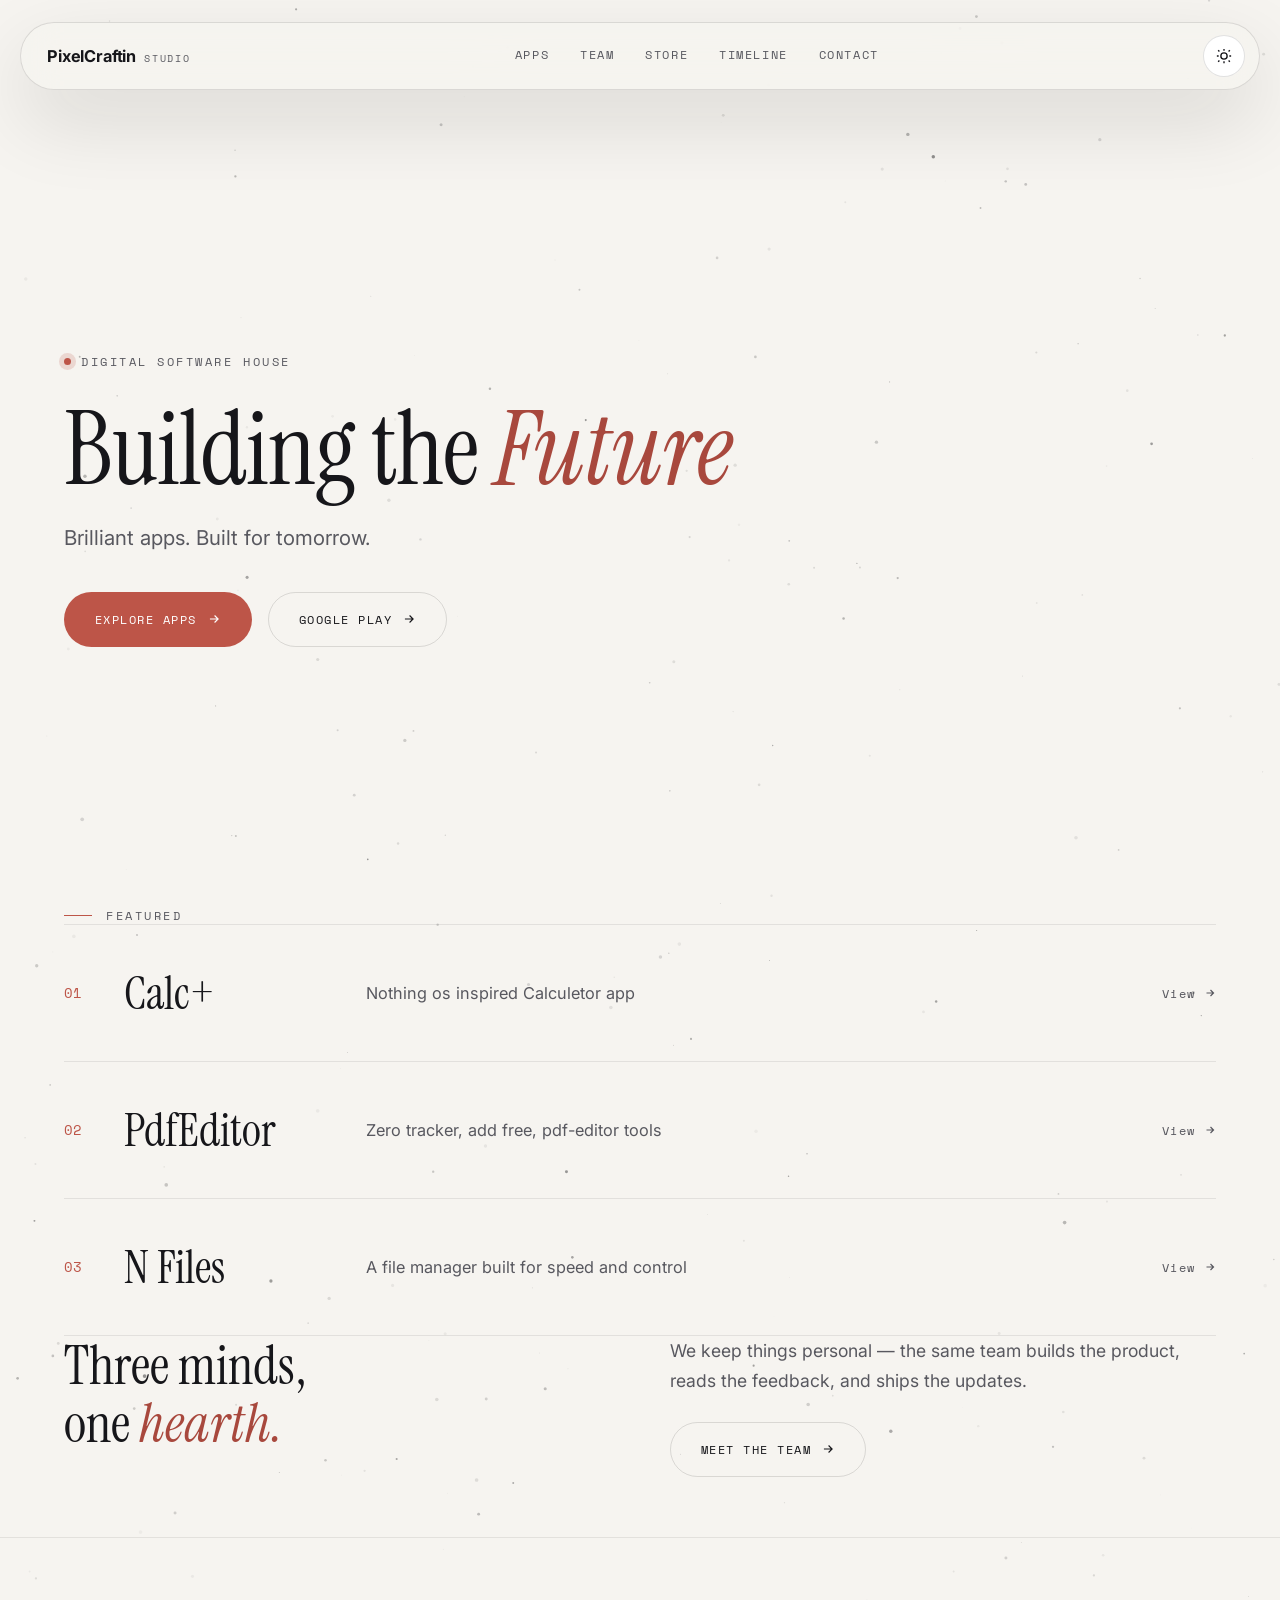
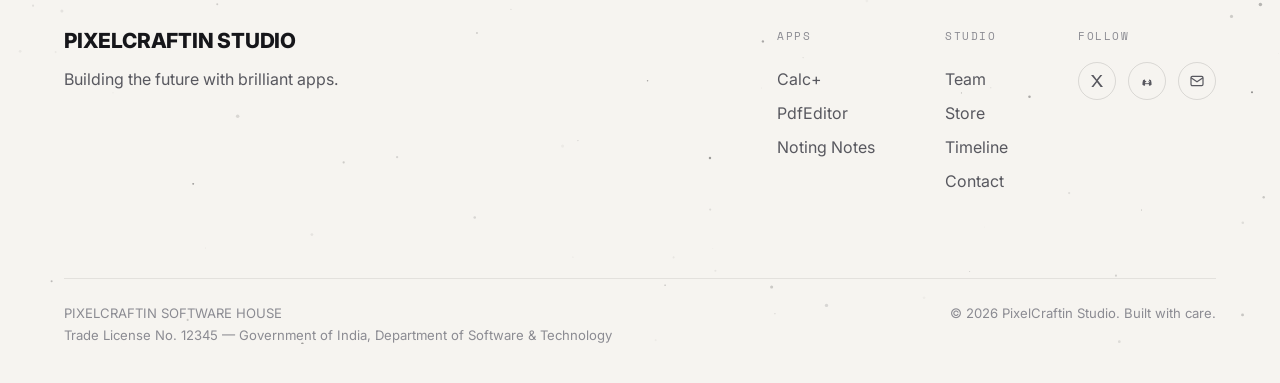
<file: index.html>
<!DOCTYPE html>
<html lang="en" data-theme="dark">
<head>
<meta charset="UTF-8">
<meta name="viewport" content="width=device-width, initial-scale=1.0">
<title>PixelCraftin Studio — Building the Future</title>
<meta name="description" content="Brilliant apps, built for tomorrow. PixelCraftin Studio is a digital software house making N Dial, N Files, N Calc and more.">
<link rel="icon" href="data:,">
<link rel="stylesheet" href="css/style.css">
</head>
<body>
<canvas id="starfield"></canvas>

<header class="site-header">
  <div class="capsule">
    <a href="index.html" class="brand">PixelCraftin <span>studio</span></a>
    <nav class="nav-links" data-nav>
      <a href="apps.html">Apps</a>
      <a href="team.html">Team</a>
      <a href="store.html">Store</a>
      <a href="timeline.html">Timeline</a>
      <a href="contact.html">Contact</a>
    </nav>
    <div class="header-actions">
      <button class="theme-toggle" data-theme-toggle aria-label="Toggle color theme">
        <svg class="moon-icon" viewBox="0 0 24 24" fill="none" stroke="currentColor" stroke-width="1.8"><path d="M21 12.8A9 9 0 1 1 11.2 3 7 7 0 0 0 21 12.8Z"/></svg>
        <svg class="sun-icon" viewBox="0 0 24 24" fill="none" stroke="currentColor" stroke-width="1.8"><circle cx="12" cy="12" r="4.2"/><path d="M12 2.5v2.4M12 19.1v2.4M4.2 4.2l1.7 1.7M18.1 18.1l1.7 1.7M2.5 12h2.4M19.1 12h2.4M4.2 19.8l1.7-1.7M18.1 5.9l1.7-1.7"/></svg>
      </button>
      <button class="menu-btn" data-menu-toggle aria-label="Open menu" aria-expanded="false">
        <span></span><span></span><span></span>
      </button>
    </div>
  </div>
</header>
<nav class="mobile-panel" data-mobile-panel data-nav>
  <a href="apps.html">Apps</a>
  <a href="team.html">Team</a>
  <a href="store.html">Store</a>
  <a href="timeline.html">Timeline</a>
  <a href="contact.html">Contact</a>
</nav>

<main class="page">

  <section class="hero wrap">
    <span class="eyebrow">Digital software house</span>
    <h1>Building the <em>Future</em></h1>
    <p class="sub">Brilliant apps. Built for tomorrow.</p>
    <div class="hero-actions">
      <a class="btn btn-primary" href="apps.html">Explore apps
        <svg viewBox="0 0 24 24" fill="none" stroke="currentColor" stroke-width="2"><path d="M5 12h14M13 6l6 6-6 6"/></svg>
      </a>
      <a class="btn btn-ghost" href="https://play.google.com/store/apps/dev?id=PixelCraftin+Studios" target="_blank" rel="noopener">Google Play
        <svg viewBox="0 0 24 24" fill="none" stroke="currentColor" stroke-width="2"><path d="M5 12h14M13 6l6 6-6 6"/></svg>
      </a>
    </div>
  </section>

  <section class="wrap">
    <div class="eyebrow rule">Featured</div>
    <div class="app-rows">
      <a class="app-row" href="apps.html#n-dial">
        <span class="num">01</span>
        <span class="name">Calc+</span>
        <span class="desc">Nothing os inspired Calculetor app</span>
        <span class="view">View <svg viewBox="0 0 24 24" width="12" height="12" fill="none" stroke="currentColor" stroke-width="2.4"><path d="M5 12h14M13 6l6 6-6 6"/></svg></span>
      </a>
      <a class="app-row" href="apps.html#n-calc">
        <span class="num">02</span>
        <span class="name">PdfEditor</span>
        <span class="desc">Zero tracker, add free, pdf-editor tools</span>
        <span class="view">View <svg viewBox="0 0 24 24" width="12" height="12" fill="none" stroke="currentColor" stroke-width="2.4"><path d="M5 12h14M13 6l6 6-6 6"/></svg></span>
      </a>
      <a class="app-row" href="apps.html#n-files">
        <span class="num">03</span>
        <span class="name">N Files</span>
        <span class="desc">A file manager built for speed and control</span>
        <span class="view">View <svg viewBox="0 0 24 24" width="12" height="12" fill="none" stroke="currentColor" stroke-width="2.4"><path d="M5 12h14M13 6l6 6-6 6"/></svg></span>
      </a>
    </div>
  </section>

  <section class="wrap">
    <div style="display:grid; grid-template-columns: 1fr 1fr; gap: 60px; align-items:center;">
      <div>
        <h2 style="font-family:var(--font-display); font-weight:400; font-size:clamp(2.2rem,4.4vw,3.4rem); line-height:1.08; margin:0 0 22px;">Three minds,<br>one <em style="font-style:italic; color:var(--accent-strong);">hearth.</em></h2>
      </div>
      <div>
        <p style="color:var(--text-muted); font-size:1.1rem; line-height:1.7; margin:0 0 26px;">We keep things personal — the same team builds the product, reads the feedback, and ships the updates.</p>
        <a class="btn btn-ghost" href="team.html">Meet the team
          <svg viewBox="0 0 24 24" fill="none" stroke="currentColor" stroke-width="2"><path d="M5 12h14M13 6l6 6-6 6"/></svg>
        </a>
      </div>
    </div>
  </section>

</main>

<footer>
  <div class="wrap">
    <div class="footer-top">
      <div class="footer-brand">
        <h3>PIXELCRAFTIN STUDIO</h3>
        <p>Building the future with brilliant apps.</p>
      </div>
      <div class="footer-cols">
        <div class="footer-col">
          <span class="h">Apps</span>
          <a href="apps.html#elements">Calc+</a>
          <a href="apps.html#n-dial">PdfEditor</a>
          <a href="apps.html#noting-notes">Noting Notes</a>
        </div>
        <div class="footer-col">
          <span class="h">Studio</span>
          <a href="team.html">Team</a>
          <a href="store.html">Store</a>
          <a href="timeline.html">Timeline</a>
          <a href="contact.html">Contact</a>
        </div>
        <div class="footer-col">
          <span class="h">Follow</span>
          <div class="footer-social">
            <a href="https://twitter.com/CraftinPixel" target="_blank" rel="noopener" aria-label="X / Twitter"><svg viewBox="0 0 24 24" fill="currentColor"><path d="M3 3h3.6l5 6.6L17 3h3l-6.7 8.4L21 21h-3.6l-5.4-7.1L6.6 21H3.5l7.2-9.1L3 3Z"/></svg></a>
            <a href="#" aria-label="Discord"><svg viewBox="0 0 24 24" fill="currentColor"><path d="M8.5 15.5c1.2.9 2.4 1.4 3.5 1.4s2.3-.5 3.5-1.4M15 9.6c1 .1 2 .5 3 1.2.6 2 1 4.4.9 6.7-1.2.9-2.4 1.4-3.6 1.6l-.6-1.1M9 9.6c-1 .1-2 .5-3 1.2-.6 2-1 4.4-.9 6.7 1.2.9 2.4 1.4 3.6 1.6l.6-1.1M9 12.6c0 .6.5 1.1 1 1.1s1-.5 1-1.1-.5-1.1-1-1.1-1 .5-1 1.1Zm5 0c0 .6.4 1.1 1 1.1.5 0 1-.5 1-1.1s-.5-1.1-1-1.1c-.6 0-1 .5-1 1.1Z"/></svg></a>
            <a href="mailto:pixelcraftinstudio@gmail.com" aria-label="Email"><svg viewBox="0 0 24 24" fill="none" stroke="currentColor" stroke-width="1.8"><rect x="3" y="5" width="18" height="14" rx="2"/><path d="m3 7 9 6 9-6"/></svg></a>
          </div>
        </div>
      </div>
    </div>
    <div class="footer-bottom">
      <div>
        <div>PIXELCRAFTIN SOFTWARE HOUSE</div>
        <div class="footer-legal">Trade License No. 12345 — Government of India, Department of Software &amp; Technology</div>
      </div>
      <div>© 2026 PixelCraftin Studio. Built with care.</div>
    </div>
  </div>
</footer>

<script src="js/script.js"></script>
</body>
</html>
</file>
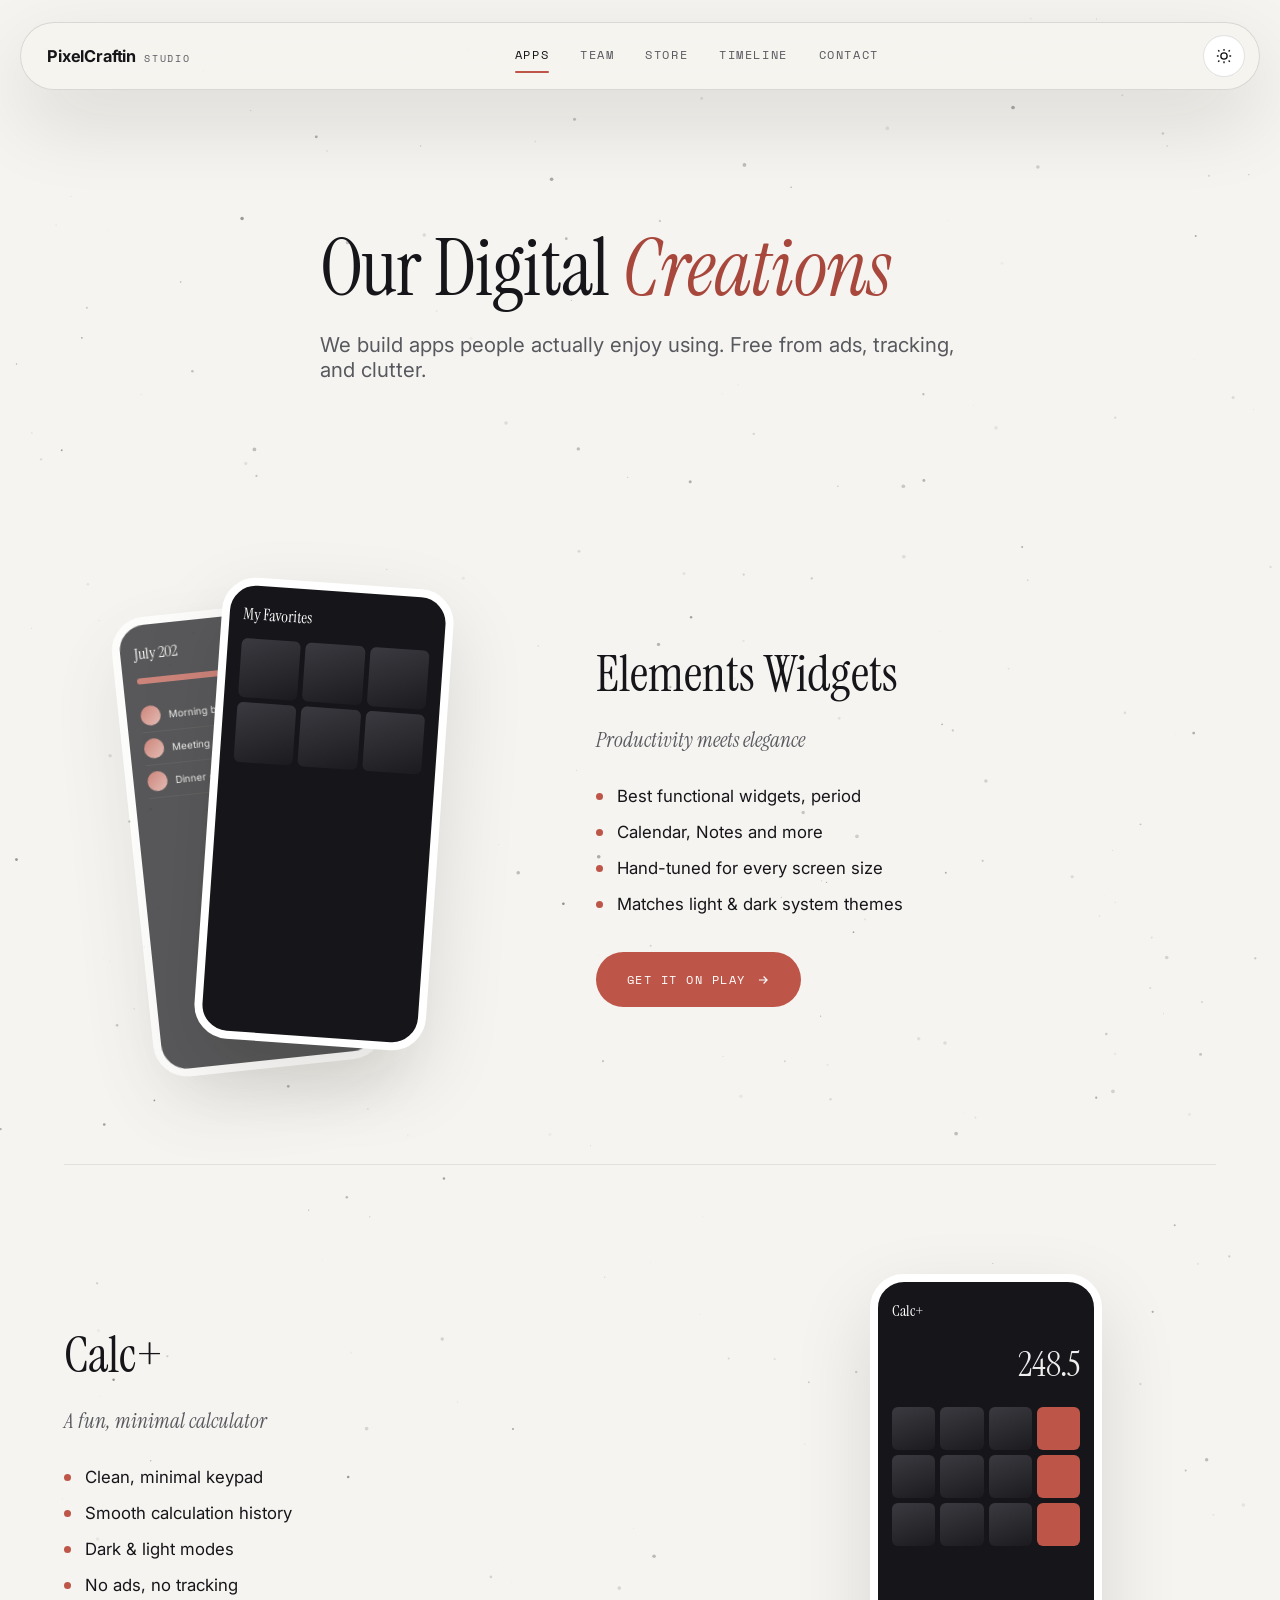
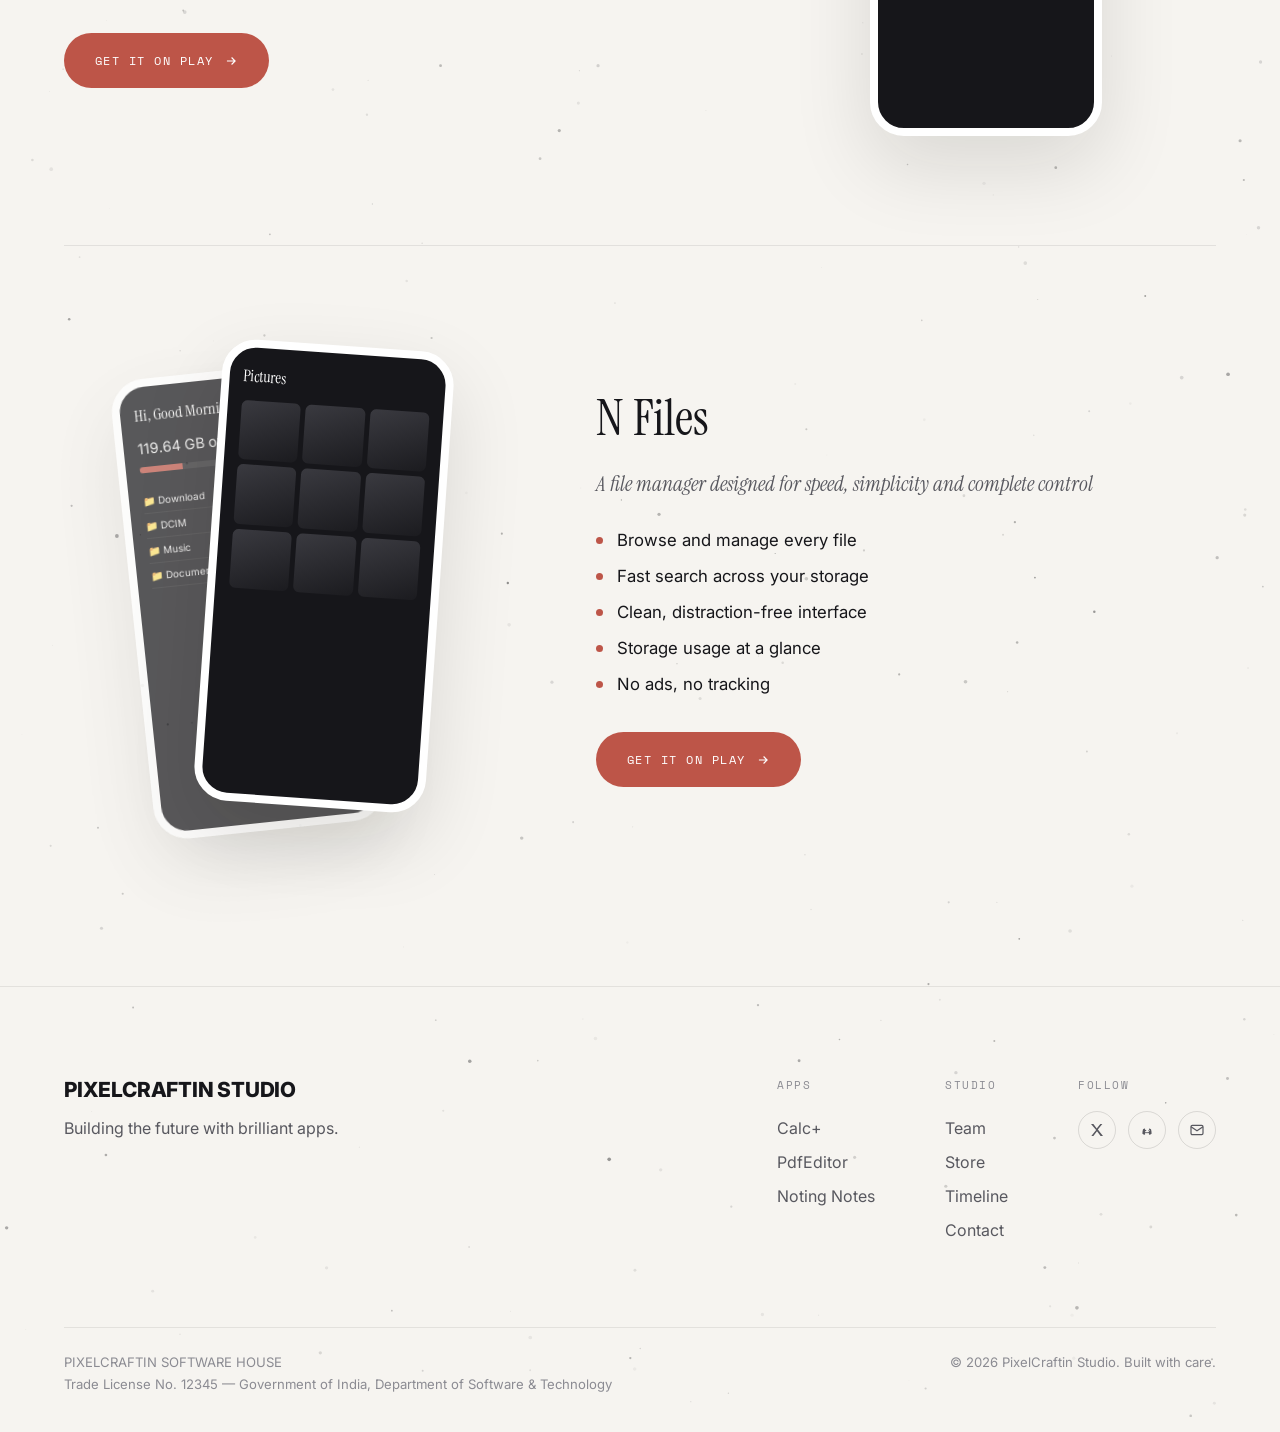
<file: apps.html>
<!DOCTYPE html>
<html lang="en" data-theme="dark">
<head>
<meta charset="UTF-8">
<meta name="viewport" content="width=device-width, initial-scale=1.0">
<title>Apps — PixelCraftin Studio</title>
<meta name="description" content="N Dial, N Files, N Calc, Elements Widgets and Noting Notes — apps built by PixelCraftin Studio. No ads, no tracking.">
<link rel="icon" href="data:,">
<link rel="stylesheet" href="css/style.css">
</head>
<body>
<canvas id="starfield"></canvas>

<header class="site-header">
  <div class="capsule">
    <a href="index.html" class="brand">PixelCraftin <span>studio</span></a>
    <nav class="nav-links" data-nav>
      <a href="apps.html">Apps</a>
      <a href="team.html">Team</a>
      <a href="store.html">Store</a>
      <a href="timeline.html">Timeline</a>
      <a href="contact.html">Contact</a>
    </nav>
    <div class="header-actions">
      <button class="theme-toggle" data-theme-toggle aria-label="Toggle color theme">
        <svg class="moon-icon" viewBox="0 0 24 24" fill="none" stroke="currentColor" stroke-width="1.8"><path d="M21 12.8A9 9 0 1 1 11.2 3 7 7 0 0 0 21 12.8Z"/></svg>
        <svg class="sun-icon" viewBox="0 0 24 24" fill="none" stroke="currentColor" stroke-width="1.8"><circle cx="12" cy="12" r="4.2"/><path d="M12 2.5v2.4M12 19.1v2.4M4.2 4.2l1.7 1.7M18.1 18.1l1.7 1.7M2.5 12h2.4M19.1 12h2.4M4.2 19.8l1.7-1.7M18.1 5.9l1.7-1.7"/></svg>
      </button>
      <button class="menu-btn" data-menu-toggle aria-label="Open menu" aria-expanded="false">
        <span></span><span></span><span></span>
      </button>
    </div>
  </div>
</header>
<nav class="mobile-panel" data-mobile-panel data-nav>
  <a href="apps.html">Apps</a>
  <a href="team.html">Team</a>
  <a href="store.html">Store</a>
  <a href="timeline.html">Timeline</a>
  <a href="contact.html">Contact</a>
</nav>

<main class="page">

  <section class="hero" style="min-height:auto; padding-top:200px; padding-bottom:60px;">
    <div class="wrap">
      <h1 style="font-size:clamp(2.6rem,6.5vw,5rem);">Our Digital <em>Creations</em></h1>
      <p class="sub">We build apps people actually enjoy using. Free from ads, tracking, and clutter.</p>
    </div>
  </section>

  <!-- N Widgets -->
  <section class="wrap">
    <div class="app-detail" id="elements">
      <div class="phone-stage">
        <div class="phone back">
          <div class="phone-screen">
            <div class="ph-title">July 202</div>
            <div class="phone-bar"><i style="width:60%"></i></div>
            <div class="phone-row"><div class="phone-avatar"></div> Morning brief · 9am</div>
            <div class="phone-row"><div class="phone-avatar"></div> Meeting · 12:30pm</div>
            <div class="phone-row"><div class="phone-avatar"></div> Dinner · 8:30pm</div>
          </div>
        </div>
        <div class="phone front">
          <div class="phone-screen">
            <div class="ph-title">My Favorites</div>
            <div class="phone-grid">
              <div></div><div></div><div></div>
              <div></div><div></div><div></div>
            </div>
          </div>
        </div>
      </div>
      <div class="app-copy">
        <h3>Elements Widgets</h3>
        <p class="tagline">Productivity meets elegance</p>
        <ul class="feature-list">
          <li>Best functional widgets, period</li>
          <li>Calendar, Notes and more</li>
          <li>Hand-tuned for every screen size</li>
          <li>Matches light &amp; dark system themes</li>
        </ul>
        <a class="btn btn-primary" href="https://play.google.com" target="_blank" rel="noopener">Get it on Play
          <svg viewBox="0 0 24 24" fill="none" stroke="currentColor" stroke-width="2"><path d="M5 12h14M13 6l6 6-6 6"/></svg>
        </a>
      </div>
    </div>

    <!-- Calc+ -->
    <div class="app-detail reverse" id="n-calc">
      <div class="phone-stage">
        <div class="phone front" style="transform:translate(0,0) rotate(0deg);">
          <div class="phone-screen">
            <div class="ph-title">Calc+</div>
            <div style="text-align:right; font-size:2.2rem; font-family:var(--font-display); margin:20px 0;">248.5</div>
            <div class="phone-grid" style="grid-template-columns:repeat(4,1fr);">
              <div></div><div></div><div></div><div style="background:var(--accent);"></div>
              <div></div><div></div><div></div><div style="background:var(--accent);"></div>
              <div></div><div></div><div></div><div style="background:var(--accent);"></div>
            </div>
          </div>
        </div>
      </div>
      <div class="app-copy">
        <h3>Calc+</h3>
        <p class="tagline">A fun, minimal calculator</p>
        <ul class="feature-list">
          <li>Clean, minimal keypad</li>
          <li>Smooth calculation history</li>
          <li>Dark &amp; light modes</li>
          <li>No ads, no tracking</li>
        </ul>
        <a class="btn btn-primary" href="https://play.google.com" target="_blank" rel="noopener">Get it on Play
          <svg viewBox="0 0 24 24" fill="none" stroke="currentColor" stroke-width="2"><path d="M5 12h14M13 6l6 6-6 6"/></svg>
        </a>
      </div>
    </div>

    <!-- N Files -->
    <div class="app-detail" id="n-files">
      <div class="phone-stage">
        <div class="phone back">
          <div class="phone-screen">
            <div class="ph-title">Hi, Good Morning.</div>
            <div style="font-size:.9rem; margin-bottom:10px;">119.64 GB of 512.00 GB</div>
            <div class="phone-bar"><i style="width:23%"></i></div>
            <div class="phone-row">📁 Download</div>
            <div class="phone-row">📁 DCIM</div>
            <div class="phone-row">📁 Music</div>
            <div class="phone-row">📁 Documents</div>
          </div>
        </div>
        <div class="phone front">
          <div class="phone-screen">
            <div class="ph-title">Pictures</div>
            <div class="phone-grid">
              <div></div><div></div><div></div>
              <div></div><div></div><div></div>
              <div></div><div></div><div></div>
            </div>
          </div>
        </div>
      </div>
      <div class="app-copy">
        <h3>N Files</h3>
        <p class="tagline">A file manager designed for speed, simplicity and complete control</p>
        <ul class="feature-list">
          <li>Browse and manage every file</li>
          <li>Fast search across your storage</li>
          <li>Clean, distraction-free interface</li>
          <li>Storage usage at a glance</li>
          <li>No ads, no tracking</li>
        </ul>
        <a class="btn btn-primary" href="https://play.google.com" target="_blank" rel="noopener">Get it on Play
          <svg viewBox="0 0 24 24" fill="none" stroke="currentColor" stroke-width="2"><path d="M5 12h14M13 6l6 6-6 6"/></svg>
        </a>
      </div>
    </div>


    
  </section>

</main>

<footer>
  <div class="wrap">
    <div class="footer-top">
      <div class="footer-brand">
        <h3>PIXELCRAFTIN STUDIO</h3>
        <p>Building the future with brilliant apps.</p>
      </div>
      <div class="footer-cols">
        <div class="footer-col">
          <span class="h">Apps</span>
          <a href="apps.html#elements">Calc+</a>
          <a href="apps.html#n-dial">PdfEditor</a>
          <a href="apps.html#noting-notes">Noting Notes</a>
        </div>
        <div class="footer-col">
          <span class="h">Studio</span>
          <a href="team.html">Team</a>
          <a href="store.html">Store</a>
          <a href="timeline.html">Timeline</a>
          <a href="contact.html">Contact</a>
        </div>
        <div class="footer-col">
          <span class="h">Follow</span>
          <div class="footer-social">
            <a href="https://twitter.com/CraftinPixel" target="_blank" rel="noopener" aria-label="X / Twitter"><svg viewBox="0 0 24 24" fill="currentColor"><path d="M3 3h3.6l5 6.6L17 3h3l-6.7 8.4L21 21h-3.6l-5.4-7.1L6.6 21H3.5l7.2-9.1L3 3Z"/></svg></a>
            <a href="#" aria-label="Discord"><svg viewBox="0 0 24 24" fill="currentColor"><path d="M8.5 15.5c1.2.9 2.4 1.4 3.5 1.4s2.3-.5 3.5-1.4M15 9.6c1 .1 2 .5 3 1.2.6 2 1 4.4.9 6.7-1.2.9-2.4 1.4-3.6 1.6l-.6-1.1M9 9.6c-1 .1-2 .5-3 1.2-.6 2-1 4.4-.9 6.7 1.2.9 2.4 1.4 3.6 1.6l.6-1.1M9 12.6c0 .6.5 1.1 1 1.1s1-.5 1-1.1-.5-1.1-1-1.1-1 .5-1 1.1Zm5 0c0 .6.4 1.1 1 1.1.5 0 1-.5 1-1.1s-.5-1.1-1-1.1c-.6 0-1 .5-1 1.1Z"/></svg></a>
            <a href="mailto:pixelcraftinstudio@gmail.com" aria-label="Email"><svg viewBox="0 0 24 24" fill="none" stroke="currentColor" stroke-width="1.8"><rect x="3" y="5" width="18" height="14" rx="2"/><path d="m3 7 9 6 9-6"/></svg></a>
          </div>
        </div>
      </div>
    </div>
    <div class="footer-bottom">
      <div>
        <div>PIXELCRAFTIN SOFTWARE HOUSE</div>
        <div class="footer-legal">Trade License No. 12345 — Government of India, Department of Software &amp; Technology</div>
      </div>
      <div>© 2026 PixelCraftin Studio. Built with care.</div>
    </div>
  </div>
</footer>

<script src="js/script.js"></script>
</body>
</html>
</file>
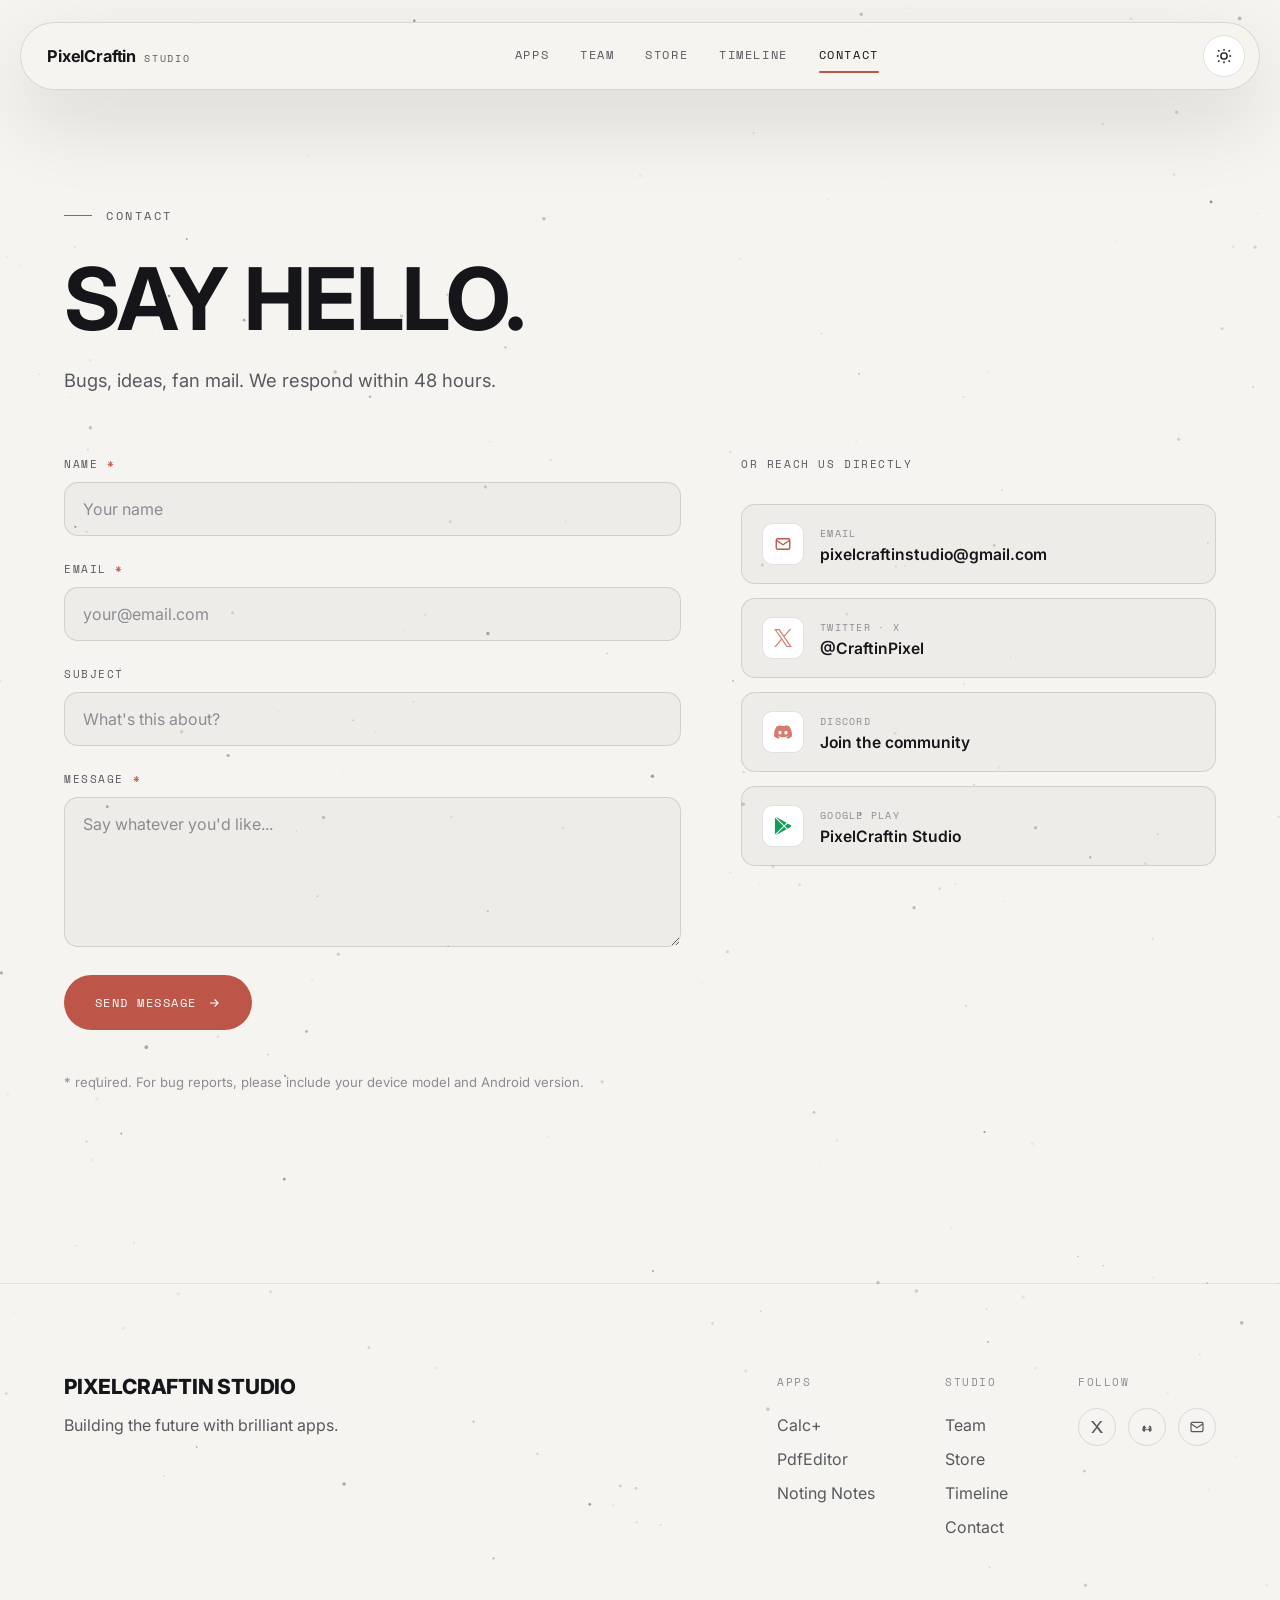
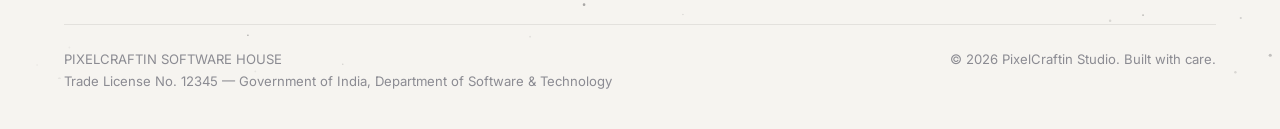
<file: contact.html>
<!DOCTYPE html>
<html lang="en" data-theme="dark">
<head>
<meta charset="UTF-8">
<meta name="viewport" content="width=device-width, initial-scale=1.0">
<title>Contact — PixelCraftin Studio</title>
<meta name="description" content="Bugs, ideas, fan mail — say hello to PixelCraftin Studio. We respond within 48 hours.">
<link rel="icon" href="data:,">
<link rel="stylesheet" href="css/style.css">
</head>
<body>
<canvas id="starfield"></canvas>

<header class="site-header">
  <div class="capsule">
    <a href="index.html" class="brand">PixelCraftin <span>studio</span></a>
    <nav class="nav-links" data-nav>
      <a href="apps.html">Apps</a>
      <a href="team.html">Team</a>
      <a href="store.html">Store</a>
      <a href="timeline.html">Timeline</a>
      <a href="contact.html">Contact</a>
    </nav>
    <div class="header-actions">
      <button class="theme-toggle" data-theme-toggle aria-label="Toggle color theme">
        <svg class="moon-icon" viewBox="0 0 24 24" fill="none" stroke="currentColor" stroke-width="1.8"><path d="M21 12.8A9 9 0 1 1 11.2 3 7 7 0 0 0 21 12.8Z"/></svg>
        <svg class="sun-icon" viewBox="0 0 24 24" fill="none" stroke="currentColor" stroke-width="1.8"><circle cx="12" cy="12" r="4.2"/><path d="M12 2.5v2.4M12 19.1v2.4M4.2 4.2l1.7 1.7M18.1 18.1l1.7 1.7M2.5 12h2.4M19.1 12h2.4M4.2 19.8l1.7-1.7M18.1 5.9l1.7-1.7"/></svg>
      </button>
      <button class="menu-btn" data-menu-toggle aria-label="Open menu" aria-expanded="false">
        <span></span><span></span><span></span>
      </button>
    </div>
  </div>
</header>
<nav class="mobile-panel" data-mobile-panel data-nav>
  <a href="apps.html">Apps</a>
  <a href="team.html">Team</a>
  <a href="store.html">Store</a>
  <a href="timeline.html">Timeline</a>
  <a href="contact.html">Contact</a>
</nav>

<main class="page">
  <section style="padding-top:200px;">
    <div class="wrap">
      <div class="eyebrow rule">Contact</div>
      <h1 style="font-family:var(--font-body); font-weight:700; letter-spacing:-0.02em; font-size:clamp(2.6rem,7vw,5.4rem); margin:22px 0 18px;">SAY HELLO.</h1>
      <p style="color:var(--text-muted); font-size:1.15rem; max-width:520px;">Bugs, ideas, fan mail. We respond within 48 hours.</p>

      <div class="contact-grid">
        <form id="contact-form" novalidate>
          <!-- Get a free access key at https://web3forms.com and paste it below -->
          <input type="hidden" name="access_key" value="YOUR_WEB3FORMS_ACCESS_KEY">
          <input type="hidden" name="subject" value="New message from PixelCraftin Studio site">
          <input type="hidden" name="from_name" value="PixelCraftin Studio — Contact form">
          <input type="checkbox" name="botcheck" style="display:none" tabindex="-1" autocomplete="off">

          <div class="field">
            <label for="name">Name <span class="req">*</span></label>
            <input id="name" name="name" type="text" placeholder="Your name" required>
          </div>
          <div class="field">
            <label for="email">Email <span class="req">*</span></label>
            <input id="email" name="email" type="email" placeholder="your@email.com" required>
          </div>
          <div class="field">
            <label for="topic">Subject</label>
            <input id="topic" name="topic" type="text" placeholder="What's this about?">
          </div>
          <div class="field">
            <label for="message">Message <span class="req">*</span></label>
            <textarea id="message" name="message" placeholder="Say whatever you'd like..." required></textarea>
          </div>
          <button type="submit" class="btn btn-primary" id="contact-submit">Send message
            <svg viewBox="0 0 24 24" fill="none" stroke="currentColor" stroke-width="2"><path d="M5 12h14M13 6l6 6-6 6"/></svg>
          </button>
          <p class="form-status" id="form-status" role="status" aria-live="polite"></p>
          <p class="form-note">* required. For bug reports, please include your device model and Android version.</p>
        </form>

        <div class="contact-cards">
          <div class="label">Or reach us directly</div>

          <a class="c-card" href="mailto:pixelcraftinstudio@gmail.com">
            <div class="ic"><svg viewBox="0 0 24 24" fill="none" stroke="currentColor" stroke-width="1.8"><rect x="3" y="5" width="18" height="14" rx="2"/><path d="m3 7 9 6 9-6"/></svg></div>
            <div>
              <small>Email</small>
              <strong>pixelcraftinstudio@gmail.com</strong>
            </div>
          </a>

          <a class="c-card" href="https://twitter.com/CraftinPixel" target="_blank" rel="noopener">
            <div class="ic"><svg role="img" viewBox="0 0 24 24" fill="#d97a6f" xmlns="http://www.w3.org/2000/svg">
  <title>X</title>
  <path d="M14.234 10.162 22.977 0h-2.072l-7.591 8.824L7.251 0H.258l9.168 13.343L.258 24H2.33l8.016-9.318L16.749 24h6.993zm-2.837 3.299-.929-1.329L3.076 1.56h3.182l5.965 8.532.929 1.329 7.754 11.09h-3.182z"/>
</svg>
</div>
            <div>
              <small>Twitter · X</small>
              <strong>@CraftinPixel</strong>
            </div>
          </a>

          <a class="c-card" href="#">
            <div class="ic"><svg role="img" viewBox="0 0 24 24" fill="#d97a6f" xmlns="http://www.w3.org/2000/svg">
  <title>Discord</title>
  <path d="M20.317 4.3698a19.7913 19.7913 0 00-4.8851-1.5152.0741.0741 0 00-.0785.0371c-.211.3753-.4447.8648-.6083 1.2495-1.8447-.2762-3.68-.2762-5.4868 0-.1636-.3933-.4058-.8742-.6177-1.2495a.077.077 0 00-.0785-.037 19.7363 19.7363 0 00-4.8852 1.515.0699.0699 0 00-.0321.0277C.5334 9.0458-.319 13.5799.0992 18.0578a.0824.0824 0 00.0312.0561c2.0528 1.5076 4.0413 2.4228 5.9929 3.0294a.0777.0777 0 00.0842-.0276c.4616-.6304.8731-1.2952 1.226-1.9942a.076.076 0 00-.0416-.1057c-.6528-.2476-1.2743-.5495-1.8722-.8923a.077.077 0 01-.0076-.1277c.1258-.0943.2517-.1923.3718-.2914a.0743.0743 0 01.0776-.0105c3.9278 1.7933 8.18 1.7933 12.0614 0a.0739.0739 0 01.0785.0095c.1202.099.246.1981.3728.2924a.077.077 0 01-.0066.1276 12.2986 12.2986 0 01-1.873.8914.0766.0766 0 00-.0407.1067c.3604.698.7719 1.3628 1.225 1.9932a.076.076 0 00.0842.0286c1.961-.6067 3.9495-1.5219 6.0023-3.0294a.077.077 0 00.0313-.0552c.5004-5.177-.8382-9.6739-3.5485-13.6604a.061.061 0 00-.0312-.0286zM8.02 15.3312c-1.1825 0-2.1569-1.0857-2.1569-2.419 0-1.3332.9555-2.4189 2.157-2.4189 1.2108 0 2.1757 1.0952 2.1568 2.419 0 1.3332-.9555 2.4189-2.1569 2.4189zm7.9748 0c-1.1825 0-2.1569-1.0857-2.1569-2.419 0-1.3332.9554-2.4189 2.1569-2.4189 1.2108 0 2.1757 1.0952 2.1568 2.419 0 1.3332-.946 2.4189-2.1568 2.4189Z"/>
</svg>
</div>
            <div>
              <small>Discord</small>
              <strong>Join the community</strong>
            </div>
          </a>

          <a class="c-card" href="https://play.google.com" target="_blank" rel="noopener">
            <div class="ic"><svg role="img" viewBox="0 0 24 24" fill="#0F9D58" xmlns="http://www.w3.org/2000/svg">
  <title>Google Play</title>
  <path d="M22.018 13.298l-3.919 2.218-3.515-3.493 3.543-3.521 3.891 2.202a1.49 1.49 0 0 1 0 2.594zM1.337.924a1.486 1.486 0 0 0-.112.568v21.017c0 .217.045.419.124.6l11.155-11.087L1.337.924zm12.207 10.065l3.258-3.238L3.45.195a1.466 1.466 0 0 0-.946-.179l11.04 10.973zm0 2.067l-11 10.933c.298.036.612-.016.906-.183l13.324-7.54-3.23-3.21z"/>
</svg>
</div>
            <div>
              <small>Google Play</small>
              <strong>PixelCraftin Studio</strong>
            </div>
          </a>
        </div>
      </div>
    </div>
  </section>
</main>

<footer>
  <div class="wrap">
    <div class="footer-top">
      <div class="footer-brand">
        <h3>PIXELCRAFTIN STUDIO</h3>
        <p>Building the future with brilliant apps.</p>
      </div>
      <div class="footer-cols">
        <div class="footer-col">
          <span class="h">Apps</span>
          <a href="apps.html#elements">Calc+</a>
          <a href="apps.html#n-dial">PdfEditor</a>
          <a href="apps.html#noting-notes">Noting Notes</a>
        </div>
        <div class="footer-col">
          <span class="h">Studio</span>
          <a href="team.html">Team</a>
          <a href="store.html">Store</a>
          <a href="timeline.html">Timeline</a>
          <a href="contact.html">Contact</a>
        </div>
        <div class="footer-col">
          <span class="h">Follow</span>
          <div class="footer-social">
            <a href="https://twitter.com/CraftinPixel" target="_blank" rel="noopener" aria-label="X / Twitter"><svg viewBox="0 0 24 24" fill="currentColor"><path d="M3 3h3.6l5 6.6L17 3h3l-6.7 8.4L21 21h-3.6l-5.4-7.1L6.6 21H3.5l7.2-9.1L3 3Z"/></svg></a>
            <a href="#" aria-label="Discord"><svg viewBox="0 0 24 24" fill="currentColor"><path d="M8.5 15.5c1.2.9 2.4 1.4 3.5 1.4s2.3-.5 3.5-1.4M15 9.6c1 .1 2 .5 3 1.2.6 2 1 4.4.9 6.7-1.2.9-2.4 1.4-3.6 1.6l-.6-1.1M9 9.6c-1 .1-2 .5-3 1.2-.6 2-1 4.4-.9 6.7 1.2.9 2.4 1.4 3.6 1.6l.6-1.1M9 12.6c0 .6.5 1.1 1 1.1s1-.5 1-1.1-.5-1.1-1-1.1-1 .5-1 1.1Zm5 0c0 .6.4 1.1 1 1.1.5 0 1-.5 1-1.1s-.5-1.1-1-1.1c-.6 0-1 .5-1 1.1Z"/></svg></a>
            <a href="mailto:pixelcraftinstudio@gmail.com" aria-label="Email"><svg viewBox="0 0 24 24" fill="none" stroke="currentColor" stroke-width="1.8"><rect x="3" y="5" width="18" height="14" rx="2"/><path d="m3 7 9 6 9-6"/></svg></a>
          </div>
        </div>
      </div>
    </div>
    <div class="footer-bottom">
      <div>
        <div>PIXELCRAFTIN SOFTWARE HOUSE</div>
        <div class="footer-legal">Trade License No. 12345 — Government of India, Department of Software &amp; Technology</div>
      </div>
      <div>© 2026 PixelCraftin Studio. Built with care.</div>
    </div>
  </div>
</footer>

<script src="js/script.js"></script>
<script>
  (function () {
    var form = document.getElementById('contact-form');
    var status = document.getElementById('form-status');
    var submitBtn = document.getElementById('contact-submit');
    if (!form) return;

    function setStatus(message, kind) {
      status.textContent = message;
      status.className = 'form-status' + (kind ? ' ' + kind : '');
    }

    form.addEventListener('submit', function (e) {
      e.preventDefault();

      // Honeypot — bots fill hidden fields, humans never see this one.
      if (form.botcheck.checked) return;

      var name = form.name.value.trim();
      var email = form.email.value.trim();
      var message = form.message.value.trim();
      if (!name || !email || !message) {
        setStatus('Please fill in your name, email and message.', 'error');
        return;
      }

      // Fold the optional "what's this about" field into the email subject.
      var topic = form.topic.value.trim();
      form.subject.value = topic ? topic : 'New message from PixelCraftin Studio site';

      var accessKey = form.access_key.value.trim();
      if (!accessKey || accessKey === 'YOUR_WEB3FORMS_ACCESS_KEY') {
        setStatus('Contact form is not fully configured yet — add a Web3Forms access key.', 'error');
        return;
      }

      var originalLabel = submitBtn.innerHTML;
      submitBtn.disabled = true;
      submitBtn.textContent = 'Sending…';
      setStatus('', '');

      var payload = Object.fromEntries(new FormData(form));

      fetch('https://api.web3forms.com/submit', {
        method: 'POST',
        headers: { 'Content-Type': 'application/json', Accept: 'application/json' },
        body: JSON.stringify(payload)
      })
        .then(function (res) { return res.json(); })
        .then(function (result) {
          if (result.success) {
            setStatus("Thanks — your message is on its way. We'll reply within 48 hours.", 'success');
            form.reset();
          } else {
            setStatus(result.message || 'Something went wrong. Please try again.', 'error');
          }
        })
        .catch(function () {
          setStatus('Network error — please try again in a moment.', 'error');
        })
        .finally(function () {
          submitBtn.disabled = false;
          submitBtn.innerHTML = originalLabel;
        });
    });
  })();
</script>
</body>
</html>
</file>
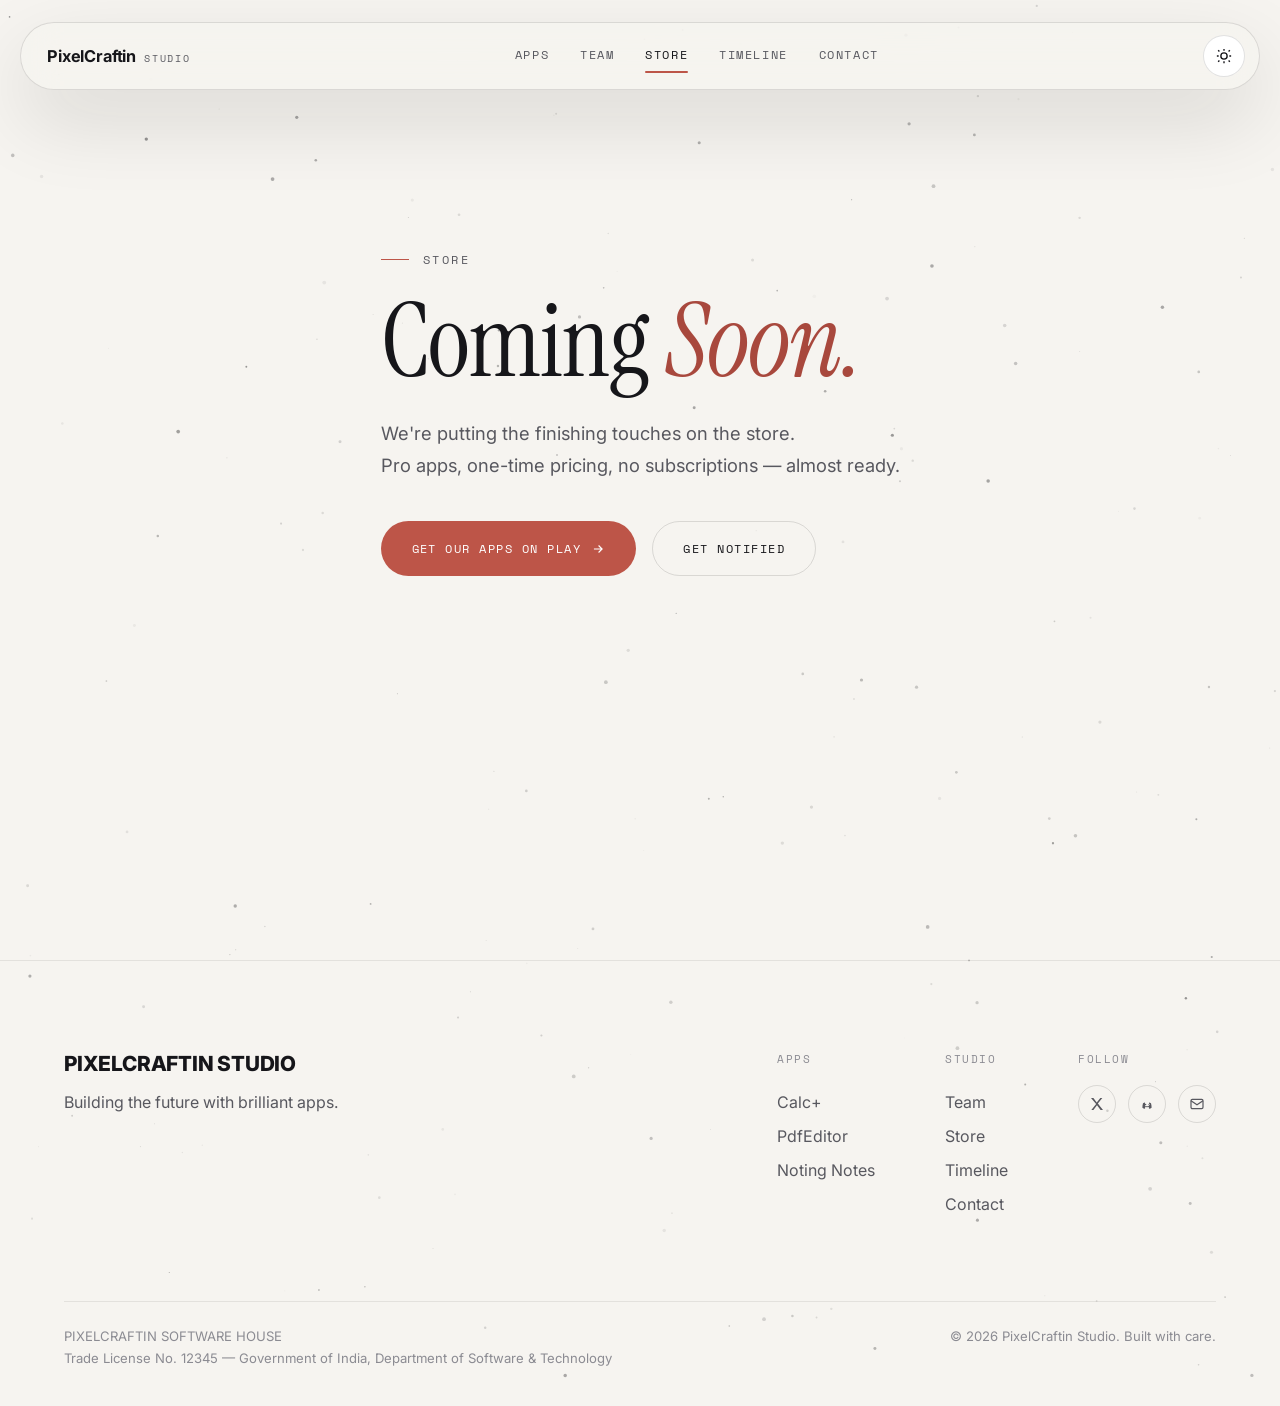
<file: store.html>
<!DOCTYPE html>
<html lang="en" data-theme="dark">
<head>
<meta charset="UTF-8">
<meta name="viewport" content="width=device-width, initial-scale=1.0">
<title>Store — PixelCraftin Studio</title>
<meta name="description" content="Pro apps, one-time pricing, no subscriptions — coming soon from PixelCraftin Studio.">
<link rel="icon" href="data:,">
<link rel="stylesheet" href="css/style.css">
</head>
<body>
<canvas id="starfield"></canvas>

<header class="site-header">
  <div class="capsule">
    <a href="index.html" class="brand">PixelCraftin <span>studio</span></a>
    <nav class="nav-links" data-nav>
      <a href="apps.html">Apps</a>
      <a href="team.html">Team</a>
      <a href="store.html">Store</a>
      <a href="timeline.html">Timeline</a>
      <a href="contact.html">Contact</a>
    </nav>
    <div class="header-actions">
      <button class="theme-toggle" data-theme-toggle aria-label="Toggle color theme">
        <svg class="moon-icon" viewBox="0 0 24 24" fill="none" stroke="currentColor" stroke-width="1.8"><path d="M21 12.8A9 9 0 1 1 11.2 3 7 7 0 0 0 21 12.8Z"/></svg>
        <svg class="sun-icon" viewBox="0 0 24 24" fill="none" stroke="currentColor" stroke-width="1.8"><circle cx="12" cy="12" r="4.2"/><path d="M12 2.5v2.4M12 19.1v2.4M4.2 4.2l1.7 1.7M18.1 18.1l1.7 1.7M2.5 12h2.4M19.1 12h2.4M4.2 19.8l1.7-1.7M18.1 5.9l1.7-1.7"/></svg>
      </button>
      <button class="menu-btn" data-menu-toggle aria-label="Open menu" aria-expanded="false">
        <span></span><span></span><span></span>
      </button>
    </div>
  </div>
</header>
<nav class="mobile-panel" data-mobile-panel data-nav>
  <a href="apps.html">Apps</a>
  <a href="team.html">Team</a>
  <a href="store.html">Store</a>
  <a href="timeline.html">Timeline</a>
  <a href="contact.html">Contact</a>
</nav>

<main class="page">
  <section class="hero store-hero" style="min-height:80vh;">
    <div class="wrap">
      <div class="eyebrow rule">Store</div>
      <h1 style="margin-top:22px;">Coming <em>Soon.</em></h1>
      <p>We're putting the finishing touches on the store.<br>Pro apps, one-time pricing, no subscriptions — almost ready.</p>
      <div class="hero-actions">
        <a class="btn btn-primary" href="https://play.google.com" target="_blank" rel="noopener">Get our apps on Play
          <svg viewBox="0 0 24 24" fill="none" stroke="currentColor" stroke-width="2"><path d="M5 12h14M13 6l6 6-6 6"/></svg>
        </a>
        <a class="btn btn-ghost" href="contact.html">Get notified</a>
      </div>
    </div>
  </section>
</main>

<footer>
  <div class="wrap">
    <div class="footer-top">
      <div class="footer-brand">
        <h3>PIXELCRAFTIN STUDIO</h3>
        <p>Building the future with brilliant apps.</p>
      </div>
      <div class="footer-cols">
        <div class="footer-col">
          <span class="h">Apps</span>
          <a href="apps.html#elements">Calc+</a>
          <a href="apps.html#n-dial">PdfEditor</a>
          <a href="apps.html#noting-notes">Noting Notes</a>
        </div>
        <div class="footer-col">
          <span class="h">Studio</span>
          <a href="team.html">Team</a>
          <a href="store.html">Store</a>
          <a href="timeline.html">Timeline</a>
          <a href="contact.html">Contact</a>
        </div>
        <div class="footer-col">
          <span class="h">Follow</span>
          <div class="footer-social">
            <a href="https://twitter.com/CraftinPixel" target="_blank" rel="noopener" aria-label="X / Twitter"><svg viewBox="0 0 24 24" fill="currentColor"><path d="M3 3h3.6l5 6.6L17 3h3l-6.7 8.4L21 21h-3.6l-5.4-7.1L6.6 21H3.5l7.2-9.1L3 3Z"/></svg></a>
            <a href="#" aria-label="Discord"><svg viewBox="0 0 24 24" fill="currentColor"><path d="M8.5 15.5c1.2.9 2.4 1.4 3.5 1.4s2.3-.5 3.5-1.4M15 9.6c1 .1 2 .5 3 1.2.6 2 1 4.4.9 6.7-1.2.9-2.4 1.4-3.6 1.6l-.6-1.1M9 9.6c-1 .1-2 .5-3 1.2-.6 2-1 4.4-.9 6.7 1.2.9 2.4 1.4 3.6 1.6l.6-1.1M9 12.6c0 .6.5 1.1 1 1.1s1-.5 1-1.1-.5-1.1-1-1.1-1 .5-1 1.1Zm5 0c0 .6.4 1.1 1 1.1.5 0 1-.5 1-1.1s-.5-1.1-1-1.1c-.6 0-1 .5-1 1.1Z"/></svg></a>
            <a href="mailto:pixelcraftinstudio@gmail.com" aria-label="Email"><svg viewBox="0 0 24 24" fill="none" stroke="currentColor" stroke-width="1.8"><rect x="3" y="5" width="18" height="14" rx="2"/><path d="m3 7 9 6 9-6"/></svg></a>
          </div>
        </div>
      </div>
    </div>
    <div class="footer-bottom">
      <div>
        <div>PIXELCRAFTIN SOFTWARE HOUSE</div>
        <div class="footer-legal">Trade License No. 12345 — Government of India, Department of Software &amp; Technology</div>
      </div>
      <div>© 2026 PixelCraftin Studio. Built with care.</div>
    </div>
  </div>
</footer>

<script src="js/script.js"></script>
</body>
</html>
</file>
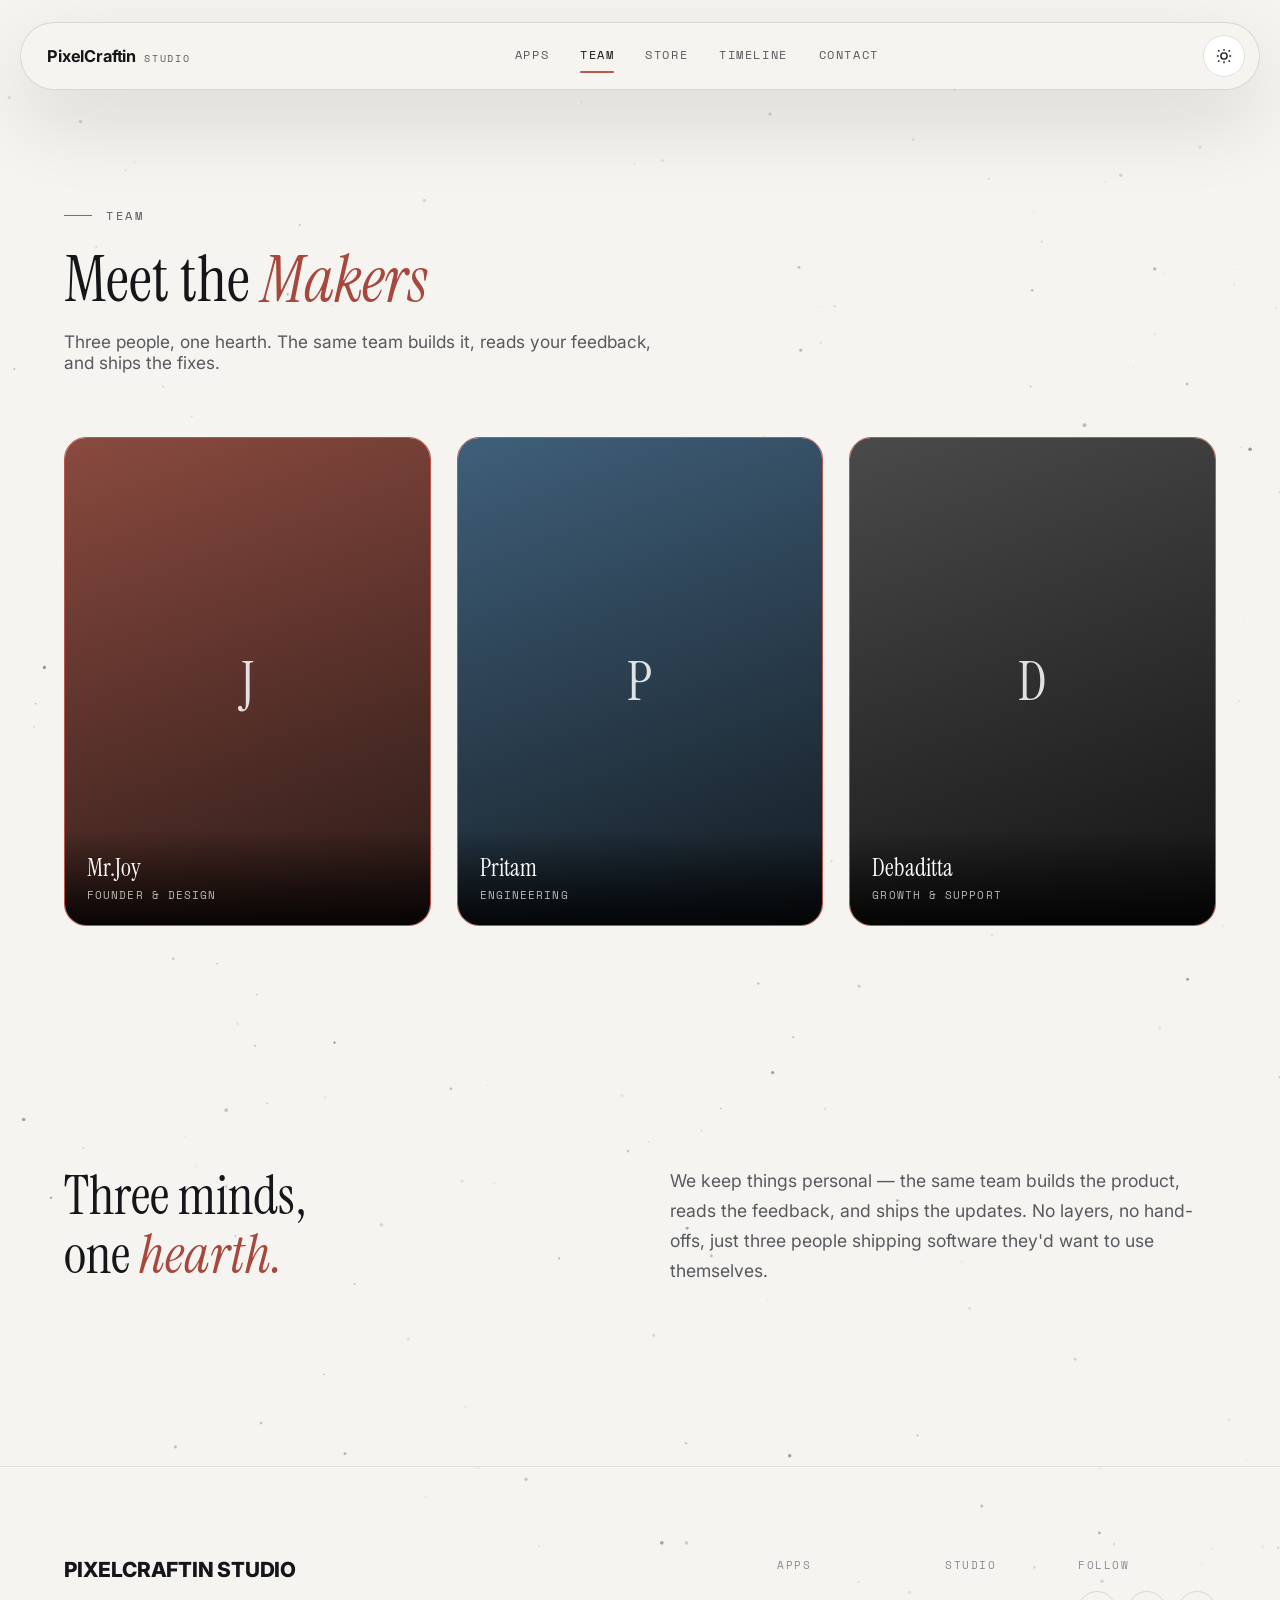
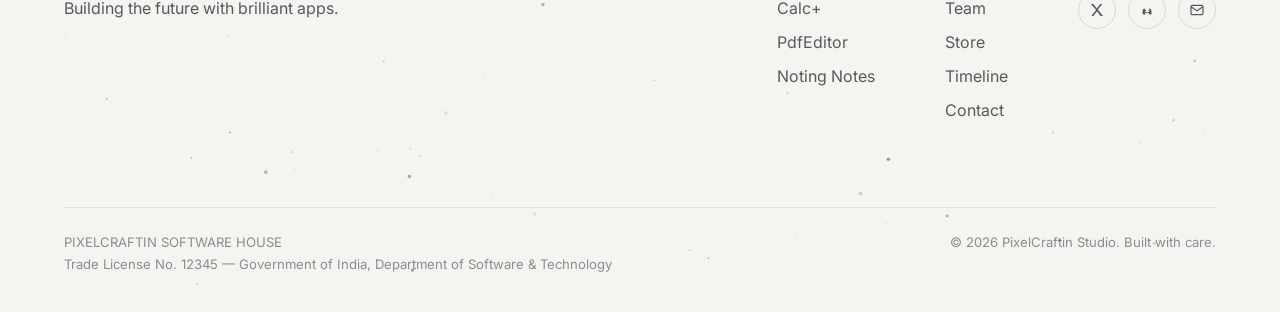
<file: team.html>
<!DOCTYPE html>
<html lang="en" data-theme="dark">
<head>
<meta charset="UTF-8">
<meta name="viewport" content="width=device-width, initial-scale=1.0">
<title>Team — PixelCraftin Studio</title>
<meta name="description" content="Meet the makers behind PixelCraftin Studio — three people, one hearth.">
<link rel="icon" href="data:,">
<link rel="stylesheet" href="css/style.css">
<style>
  .avatar-fallback{ width:100%; height:100%; display:flex; align-items:center; justify-content:center; font-family:var(--font-display); font-size:3.4rem; color:rgba(255,255,255,.85); }
</style>
</head>
<body>
<canvas id="starfield"></canvas>

<header class="site-header">
  <div class="capsule">
    <a href="index.html" class="brand">PixelCraftin <span>studio</span></a>
    <nav class="nav-links" data-nav>
      <a href="apps.html">Apps</a>
      <a href="team.html">Team</a>
      <a href="store.html">Store</a>
      <a href="timeline.html">Timeline</a>
      <a href="contact.html">Contact</a>
    </nav>
    <div class="header-actions">
      <button class="theme-toggle" data-theme-toggle aria-label="Toggle color theme">
        <svg class="moon-icon" viewBox="0 0 24 24" fill="none" stroke="currentColor" stroke-width="1.8"><path d="M21 12.8A9 9 0 1 1 11.2 3 7 7 0 0 0 21 12.8Z"/></svg>
        <svg class="sun-icon" viewBox="0 0 24 24" fill="none" stroke="currentColor" stroke-width="1.8"><circle cx="12" cy="12" r="4.2"/><path d="M12 2.5v2.4M12 19.1v2.4M4.2 4.2l1.7 1.7M18.1 18.1l1.7 1.7M2.5 12h2.4M19.1 12h2.4M4.2 19.8l1.7-1.7M18.1 5.9l1.7-1.7"/></svg>
      </button>
      <button class="menu-btn" data-menu-toggle aria-label="Open menu" aria-expanded="false">
        <span></span><span></span><span></span>
      </button>
    </div>
  </div>
</header>
<nav class="mobile-panel" data-mobile-panel data-nav>
  <a href="apps.html">Apps</a>
  <a href="team.html">Team</a>
  <a href="store.html">Store</a>
  <a href="timeline.html">Timeline</a>
  <a href="contact.html">Contact</a>
</nav>

<main class="page">
  <section style="padding-top:200px;">
    <div class="wrap">
      <div class="eyebrow rule">Team</div>
      <div class="section-head" style="margin-top:22px;">
        <h2>Meet the <em>Makers</em></h2>
        <p>Three people, one hearth. The same team builds it, reads your feedback, and ships the fixes.</p>
      </div>

      <div class="team-grid">
        <div class="team-card">
          <div class="avatar-fallback" style="background:linear-gradient(160deg,#8a4a3f,#2b1a17);">J</div>
          <div class="meta">
            <h3>Mr.Joy</h3>
            <p>Founder &amp; Design</p>
          </div>
        </div>
        <div class="team-card">
          <div class="avatar-fallback" style="background:linear-gradient(160deg,#3f5f7a,#141c22);">P</div>
          <div class="meta">
            <h3>Pritam</h3>
            <p>Engineering</p>
          </div>
        </div>
        <div class="team-card">
          <div class="avatar-fallback" style="background:linear-gradient(160deg,#4a4a4a,#141414);">D</div>
          <div class="meta">
            <h3>Debaditta</h3>
            <p>Growth &amp; Support</p>
          </div>
        </div>
      </div>
    </div>
  </section>

  <section>
    <div class="wrap">
      <div style="display:grid; grid-template-columns:1fr 1fr; gap:60px; align-items:center;">
        <h2 style="font-family:var(--font-display); font-weight:400; font-size:clamp(2.2rem,4.4vw,3.4rem); line-height:1.08; margin:0;">Three minds,<br>one <em style="font-style:italic;color:var(--accent-strong);">hearth.</em></h2>
        <p style="color:var(--text-muted); font-size:1.1rem; line-height:1.7; margin:0;">We keep things personal — the same team builds the product, reads the feedback, and ships the updates. No layers, no hand-offs, just three people shipping software they'd want to use themselves.</p>
      </div>
    </div>
  </section>
</main>

<footer>
  <div class="wrap">
    <div class="footer-top">
      <div class="footer-brand">
        <h3>PIXELCRAFTIN STUDIO</h3>
        <p>Building the future with brilliant apps.</p>
      </div>
      <div class="footer-cols">
        <div class="footer-col">
          <span class="h">Apps</span>
          <a href="apps.html#elements">Calc+</a>
          <a href="apps.html#n-dial">PdfEditor</a>
          <a href="apps.html#noting-notes">Noting Notes</a>
        </div>
        <div class="footer-col">
          <span class="h">Studio</span>
          <a href="team.html">Team</a>
          <a href="store.html">Store</a>
          <a href="timeline.html">Timeline</a>
          <a href="contact.html">Contact</a>
        </div>
        <div class="footer-col">
          <span class="h">Follow</span>
          <div class="footer-social">
            <a href="https://twitter.com/CraftinPixel" target="_blank" rel="noopener" aria-label="X / Twitter"><svg viewBox="0 0 24 24" fill="currentColor"><path d="M3 3h3.6l5 6.6L17 3h3l-6.7 8.4L21 21h-3.6l-5.4-7.1L6.6 21H3.5l7.2-9.1L3 3Z"/></svg></a>
            <a href="#" aria-label="Discord"><svg viewBox="0 0 24 24" fill="currentColor"><path d="M8.5 15.5c1.2.9 2.4 1.4 3.5 1.4s2.3-.5 3.5-1.4M15 9.6c1 .1 2 .5 3 1.2.6 2 1 4.4.9 6.7-1.2.9-2.4 1.4-3.6 1.6l-.6-1.1M9 9.6c-1 .1-2 .5-3 1.2-.6 2-1 4.4-.9 6.7 1.2.9 2.4 1.4 3.6 1.6l.6-1.1M9 12.6c0 .6.5 1.1 1 1.1s1-.5 1-1.1-.5-1.1-1-1.1-1 .5-1 1.1Zm5 0c0 .6.4 1.1 1 1.1.5 0 1-.5 1-1.1s-.5-1.1-1-1.1c-.6 0-1 .5-1 1.1Z"/></svg></a>
            <a href="mailto:pixelcraftinstudio@gmail.com" aria-label="Email"><svg viewBox="0 0 24 24" fill="none" stroke="currentColor" stroke-width="1.8"><rect x="3" y="5" width="18" height="14" rx="2"/><path d="m3 7 9 6 9-6"/></svg></a>
          </div>
        </div>
      </div>
    </div>
    <div class="footer-bottom">
      <div>
        <div>PIXELCRAFTIN SOFTWARE HOUSE</div>
        <div class="footer-legal">Trade License No. 12345 — Government of India, Department of Software &amp; Technology</div>
      </div>
      <div>© 2026 PixelCraftin Studio. Built with care.</div>
    </div>
  </div>
</footer>

<script src="js/script.js"></script>
</body>
</html>
</file>
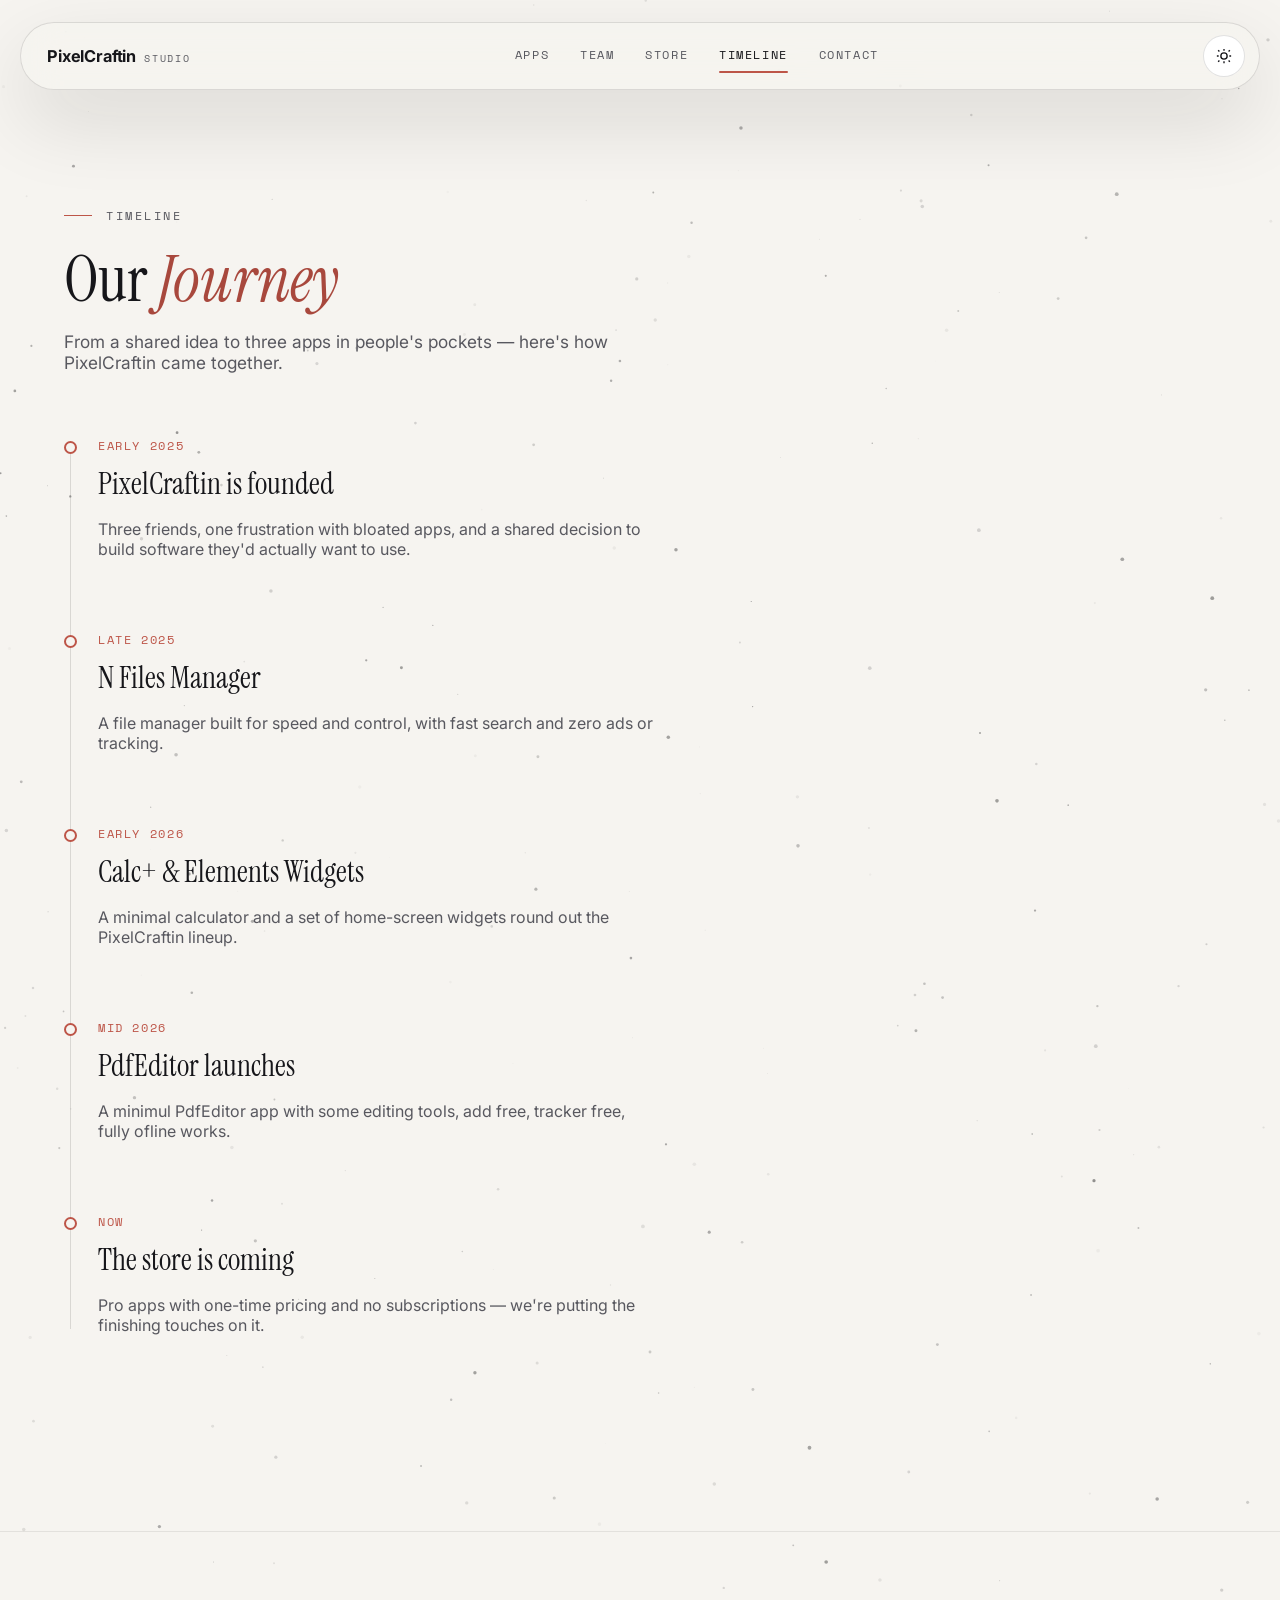
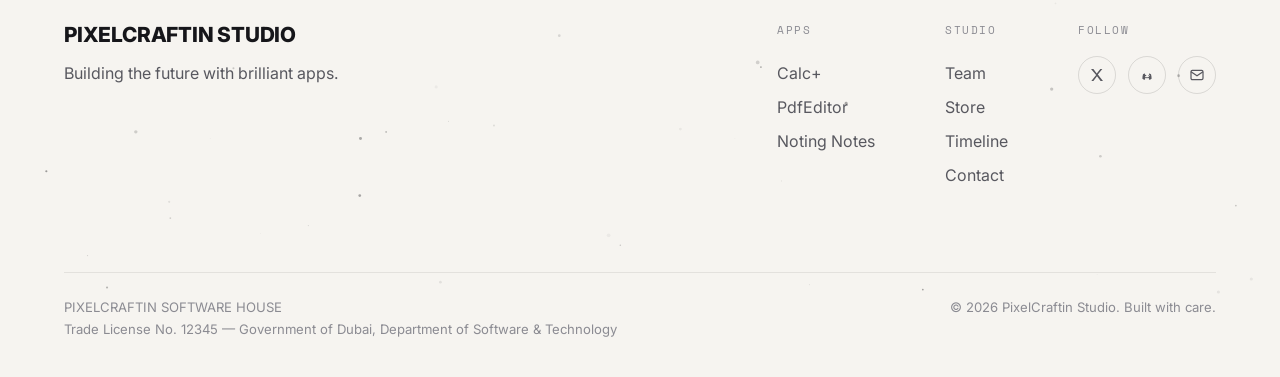
<file: timeline.html>
<!DOCTYPE html>
<html lang="en" data-theme="dark">
<head>
<meta charset="UTF-8">
<meta name="viewport" content="width=device-width, initial-scale=1.0">
<title>Timeline — PixelCraftin Studio</title>
<meta name="description" content="The PixelCraftin Studio story so far.">
<link rel="icon" href="data:,">
<link rel="stylesheet" href="css/style.css">
</head>
<body>
<canvas id="starfield"></canvas>

<header class="site-header">
  <div class="capsule">
    <a href="index.html" class="brand">PixelCraftin <span>studio</span></a>
    <nav class="nav-links" data-nav>
      <a href="apps.html">Apps</a>
      <a href="team.html">Team</a>
      <a href="store.html">Store</a>
      <a href="timeline.html">Timeline</a>
      <a href="contact.html">Contact</a>
    </nav>
    <div class="header-actions">
      <button class="theme-toggle" data-theme-toggle aria-label="Toggle color theme">
        <svg class="moon-icon" viewBox="0 0 24 24" fill="none" stroke="currentColor" stroke-width="1.8"><path d="M21 12.8A9 9 0 1 1 11.2 3 7 7 0 0 0 21 12.8Z"/></svg>
        <svg class="sun-icon" viewBox="0 0 24 24" fill="none" stroke="currentColor" stroke-width="1.8"><circle cx="12" cy="12" r="4.2"/><path d="M12 2.5v2.4M12 19.1v2.4M4.2 4.2l1.7 1.7M18.1 18.1l1.7 1.7M2.5 12h2.4M19.1 12h2.4M4.2 19.8l1.7-1.7M18.1 5.9l1.7-1.7"/></svg>
      </button>
      <button class="menu-btn" data-menu-toggle aria-label="Open menu" aria-expanded="false">
        <span></span><span></span><span></span>
      </button>
    </div>
  </div>
</header>
<nav class="mobile-panel" data-mobile-panel data-nav>
  <a href="apps.html">Apps</a>
  <a href="team.html">Team</a>
  <a href="store.html">Store</a>
  <a href="timeline.html">Timeline</a>
  <a href="contact.html">Contact</a>
</nav>

<main class="page">
  <section style="padding-top:200px;">
    <div class="wrap">
      <div class="eyebrow rule">Timeline</div>
      <div class="section-head" style="margin-top:22px;">
        <h2>Our <em>Journey</em></h2>
        <p>From a shared idea to three apps in people's pockets — here's how PixelCraftin came together.</p>
      </div>

      <div class="timeline">
        <div class="t-item">
          <div class="t-date">Early 2025</div>
          <h3>PixelCraftin is founded</h3>
          <p>Three friends, one frustration with bloated apps, and a shared decision to build software they'd actually want to use.</p>
        </div>
        
        <div class="t-item">
          <div class="t-date">Late 2025</div>
          <h3>N Files Manager</h3>
          <p>A file manager built for speed and control, with fast search and zero ads or tracking.</p>
        </div>
        <div class="t-item">
          <div class="t-date">Early 2026</div>
          <h3>Calc+ &amp; Elements Widgets</h3>
          <p>A minimal calculator and a set of home-screen widgets round out the PixelCraftin lineup.</p>
        </div>
        <div class="t-item">
          <div class="t-date">Mid 2026</div>
          <h3>PdfEditor launches</h3>
          <p>A minimul PdfEditor app with some editing tools, add free, tracker free, fully ofline works.</p>
        </div>
        <div class="t-item">
          <div class="t-date">Now</div>
          <h3>The store is coming</h3>
          <p>Pro apps with one-time pricing and no subscriptions — we're putting the finishing touches on it.</p>
        </div>
      </div>
    </div>
  </section>
</main>

<footer>
  <div class="wrap">
    <div class="footer-top">
      <div class="footer-brand">
        <h3>PIXELCRAFTIN STUDIO</h3>
        <p>Building the future with brilliant apps.</p>
      </div>
      <div class="footer-cols">
        <div class="footer-col">
          <span class="h">Apps</span>
          <a href="apps.html#elements">Calc+</a>
          <a href="apps.html#n-dial">PdfEditor</a>
          <a href="apps.html#noting-notes">Noting Notes</a>
        </div>
        <div class="footer-col">
          <span class="h">Studio</span>
          <a href="team.html">Team</a>
          <a href="store.html">Store</a>
          <a href="timeline.html">Timeline</a>
          <a href="contact.html">Contact</a>
        </div>
        <div class="footer-col">
          <span class="h">Follow</span>
          <div class="footer-social">
            <a href="https://twitter.com/CraftinPixel" target="_blank" rel="noopener" aria-label="X / Twitter"><svg viewBox="0 0 24 24" fill="currentColor"><path d="M3 3h3.6l5 6.6L17 3h3l-6.7 8.4L21 21h-3.6l-5.4-7.1L6.6 21H3.5l7.2-9.1L3 3Z"/></svg></a>
            <a href="#" aria-label="Discord"><svg viewBox="0 0 24 24" fill="currentColor"><path d="M8.5 15.5c1.2.9 2.4 1.4 3.5 1.4s2.3-.5 3.5-1.4M15 9.6c1 .1 2 .5 3 1.2.6 2 1 4.4.9 6.7-1.2.9-2.4 1.4-3.6 1.6l-.6-1.1M9 9.6c-1 .1-2 .5-3 1.2-.6 2-1 4.4-.9 6.7 1.2.9 2.4 1.4 3.6 1.6l.6-1.1M9 12.6c0 .6.5 1.1 1 1.1s1-.5 1-1.1-.5-1.1-1-1.1-1 .5-1 1.1Zm5 0c0 .6.4 1.1 1 1.1.5 0 1-.5 1-1.1s-.5-1.1-1-1.1c-.6 0-1 .5-1 1.1Z"/></svg></a>
            <a href="mailto:pixelcraftinstudio@gmail.com" aria-label="Email"><svg viewBox="0 0 24 24" fill="none" stroke="currentColor" stroke-width="1.8"><rect x="3" y="5" width="18" height="14" rx="2"/><path d="m3 7 9 6 9-6"/></svg></a>
          </div>
        </div>
      </div>
    </div>
    <div class="footer-bottom">
      <div>
        <div>PIXELCRAFTIN SOFTWARE HOUSE</div>
        <div class="footer-legal">Trade License No. 12345 — Government of Dubai, Department of Software &amp; Technology</div>
      </div>
      <div>© 2026 PixelCraftin Studio. Built with care.</div>
    </div>
  </div>
</footer>

<script src="js/script.js"></script>
</body>
</html>
</file>
<file: css/style.css>
/* ==========================================================================
   PixelCraftin Studio — shared stylesheet
   ========================================================================== */

@import url('https://fonts.googleapis.com/css2?family=Instrument+Serif:ital@0;1&family=Inter:wght@400;500;600;700&family=Space+Mono:wght@400;700&display=swap');

:root{
  color-scheme: dark;
  --bg: #0a0a0c;
  --bg-raised: #101013;
  --bg-card: rgba(255,255,255,0.03);
  --border: rgba(255,255,255,0.12);
  --border-soft: rgba(255,255,255,0.07);
  --text: #f4f2ee;
  --text-muted: #9a9aa1;
  --text-faint: #616167;
  --accent: #c4645a;
  --accent-strong: #d97a6f;
  --accent-contrast: #fff;
  --star: rgba(255,255,255,0.85);
  --nav-bg: rgba(10,10,12,0.6);
  --shadow: 0 30px 80px rgba(0,0,0,0.45);
  --radius-full: 999px;
  --radius-lg: 22px;
  --radius-md: 14px;
  --ease: cubic-bezier(.16,.84,.44,1);

  --font-display: 'Instrument Serif', Georgia, serif;
  --font-body: 'Inter', -apple-system, BlinkMacSystemFont, sans-serif;
  --font-mono: 'Space Mono', ui-monospace, monospace;
}

html[data-theme="light"]{
  color-scheme: light;
  --bg: #f6f4f0;
  --bg-raised: #ffffff;
  --bg-card: rgba(10,10,12,0.03);
  --border: rgba(10,10,12,0.12);
  --border-soft: rgba(10,10,12,0.08);
  --text: #16161a;
  --text-muted: #58585f;
  --text-faint: #8b8b92;
  --accent: #bd5548;
  --accent-strong: #a8483d;
  --accent-contrast: #fff;
  --star: rgba(10,10,12,0.55);
  --nav-bg: rgba(246,244,240,0.7);
  --shadow: 0 30px 80px rgba(20,15,10,0.12);
}

*,*::before,*::after{ box-sizing: border-box; }
html{ scroll-behavior: smooth; }
body{
  margin:0;
  background: var(--bg);
  color: var(--text);
  font-family: var(--font-body);
  -webkit-font-smoothing: antialiased;
  overflow-x: hidden;
  transition: background .3s var(--ease), color .3s var(--ease);
}

img,svg{ display:block; max-width:100%; }
a{ color: inherit; text-decoration: none; }
ul{ list-style:none; margin:0; padding:0; }
button{ font-family: inherit; cursor:pointer; }

::selection{ background: var(--accent); color: var(--accent-contrast); }

@media (prefers-reduced-motion: reduce){
  *{ animation-duration: .01ms !important; animation-iteration-count: 1 !important; transition-duration: .01ms !important; scroll-behavior: auto !important; }
}

/* ---------- Starfield ---------- */
#starfield{
  position: fixed;
  inset: 0;
  z-index: 0;
  pointer-events: none;
}

/* ---------- Layout shell ---------- */
.page{ position: relative; z-index: 1; min-height: 100vh; }
.wrap{ max-width: 1360px; margin: 0 auto; padding: 0 clamp(24px, 5vw, 64px); }

/* ---------- Capsule header ---------- */
.site-header{
  position: fixed;
  top: 22px;
  left: 0; right: 0;
  z-index: 100;
  display:flex;
  justify-content:center;
  padding: 0 20px;
}
.capsule{
  width: 100%;
  max-width: 1360px;
  display:flex;
  align-items:center;
  justify-content:space-between;
  gap: 24px;
  padding: 12px 14px 12px 26px;
  border-radius: var(--radius-full);
  border: 1px solid var(--border);
  background: var(--nav-bg);
  backdrop-filter: blur(18px) saturate(140%);
  -webkit-backdrop-filter: blur(18px) saturate(140%);
  box-shadow: var(--shadow);
}
.brand{
  display:flex; align-items:baseline; gap:8px;
  font-family: var(--font-body);
  font-weight: 700;
  font-size: 1.02rem;
  letter-spacing: -0.01em;
  white-space: nowrap;
}
.brand span{
  font-family: var(--font-mono);
  font-weight: 400;
  font-size: .62rem;
  letter-spacing: .18em;
  color: var(--text-muted);
  text-transform: uppercase;
}

.nav-links{
  display:flex;
  align-items:center;
  gap: clamp(18px, 2.4vw, 34px);
}
.nav-links a{
  font-family: var(--font-mono);
  font-size: .72rem;
  letter-spacing: .14em;
  text-transform: uppercase;
  color: var(--text-muted);
  position: relative;
  padding-bottom: 4px;
  transition: color .2s var(--ease);
}
.nav-links a:hover{ color: var(--text); }
.nav-links a.active{ color: var(--text); }
.nav-links a.active::after{
  content:"";
  position:absolute;
  left:0; right:0; bottom:-6px;
  height:2px;
  background: var(--accent);
  border-radius: 2px;
}

.header-actions{ display:flex; align-items:center; gap: 10px; }

.theme-toggle{
  width: 42px; height: 42px;
  border-radius: 50%;
  border: 1px solid var(--border);
  background: var(--bg-raised);
  display:flex; align-items:center; justify-content:center;
  color: var(--text);
  transition: transform .25s var(--ease), border-color .2s;
  flex-shrink: 0;
}
.theme-toggle:hover{ border-color: var(--accent); transform: rotate(-14deg); }
.theme-toggle svg{ width: 18px; height: 18px; }
.theme-toggle .sun-icon{ display:none; }
html[data-theme="light"] .theme-toggle .moon-icon{ display:none; }
html[data-theme="light"] .theme-toggle .sun-icon{ display:block; }

.menu-btn{
  display:none;
  width: 42px; height: 42px;
  border-radius: 50%;
  border: 1px solid var(--border);
  background: var(--bg-raised);
  align-items:center; justify-content:center;
  flex-direction: column;
  gap: 4px;
}
.menu-btn span{
  display:block; width: 16px; height: 1.5px; background: var(--text);
  transition: transform .25s var(--ease), opacity .2s;
}
.menu-btn.is-open span:nth-child(1){ transform: translateY(5.5px) rotate(45deg); }
.menu-btn.is-open span:nth-child(2){ opacity: 0; }
.menu-btn.is-open span:nth-child(3){ transform: translateY(-5.5px) rotate(-45deg); }

.mobile-panel{
  position: fixed;
  top: 88px; left: 20px; right: 20px;
  z-index: 99;
  background: var(--nav-bg);
  backdrop-filter: blur(18px);
  -webkit-backdrop-filter: blur(18px);
  border: 1px solid var(--border);
  border-radius: var(--radius-lg);
  box-shadow: var(--shadow);
  padding: 10px;
  display: none;
  flex-direction: column;
  opacity: 0;
  transform: translateY(-8px);
  transition: opacity .22s var(--ease), transform .22s var(--ease);
}
.mobile-panel.is-open{ display:flex; opacity:1; transform: translateY(0); }
.mobile-panel a{
  padding: 14px 16px;
  font-family: var(--font-mono);
  font-size: .78rem;
  letter-spacing: .12em;
  text-transform: uppercase;
  color: var(--text-muted);
  border-radius: var(--radius-md);
}
.mobile-panel a.active, .mobile-panel a:hover{ color: var(--text); background: var(--bg-card); }

/* ---------- Eyebrow ---------- */
.eyebrow{
  display:inline-flex; align-items:center; gap:10px;
  font-family: var(--font-mono);
  font-size: .72rem;
  letter-spacing: .22em;
  text-transform: uppercase;
  color: var(--text-muted);
}
.eyebrow::before{
  content:"";
  width: 7px; height: 7px;
  border-radius: 50%;
  background: var(--accent);
  box-shadow: 0 0 0 5px color-mix(in srgb, var(--accent) 18%, transparent);
}
.eyebrow.rule{ gap: 14px; }
.eyebrow.rule::before{
  content:"";
  width: 28px; height: 1px;
  border-radius: 0;
  background: var(--accent);
  box-shadow: none;
}

/* ---------- Hero ---------- */
.hero{
  padding-top: 220px;
  padding-bottom: 120px;
  min-height: 100vh;
  display:flex;
  flex-direction:column;
  justify-content:center;
}
.hero h1{
  font-family: var(--font-display);
  font-weight: 400;
  font-size: clamp(3rem, 8vw, 6.4rem);
  line-height: 1.02;
  letter-spacing: -0.01em;
  margin: 28px 0 22px;
}
.hero h1 em{
  font-style: italic;
  color: var(--accent-strong);
}
.hero p.sub{
  font-size: clamp(1.05rem, 1.6vw, 1.3rem);
  color: var(--text-muted);
  max-width: 640px;
  margin: 0 0 42px;
}
.hero-actions{ display:flex; gap: 16px; flex-wrap: wrap; }

/* ---------- Buttons ---------- */
.btn{
  display:inline-flex; align-items:center; gap:10px;
  padding: 17px 30px;
  border-radius: var(--radius-full);
  font-family: var(--font-mono);
  font-size: .78rem;
  letter-spacing: .12em;
  text-transform: uppercase;
  white-space: nowrap;
  transition: transform .2s var(--ease), background .2s, border-color .2s, opacity .2s;
  border: 1px solid transparent;
}
.btn:active{ transform: scale(.97); }
.btn-primary{
  background: var(--accent);
  color: #fff;
}
.btn-primary:hover{ background: var(--accent-strong); }
.btn-ghost{
  border-color: var(--border);
  color: var(--text);
  background: transparent;
}
.btn-ghost:hover{ border-color: var(--text-muted); }
.btn svg{ width: 14px; height: 14px; }

/* ---------- Section basics ---------- */
section{ position: relative; padding: 120px 0; }
.section-head{ margin-bottom: 64px; max-width: 760px; }
.section-head h2{
  font-family: var(--font-display);
  font-weight: 400;
  font-size: clamp(2.4rem, 5vw, 4rem);
  margin: 22px 0 18px;
  line-height: 1.05;
}
.section-head h2 em{ font-style: italic; color: var(--accent-strong); }
.section-head p{ color: var(--text-muted); font-size: 1.08rem; max-width: 620px; }

/* ---------- Featured app rows ---------- */
.app-rows{ border-top: 1px solid var(--border-soft); }
.app-row{
  display:flex;
  align-items:center;
  gap: 32px;
  padding: 38px 0;
  border-bottom: 1px solid var(--border-soft);
  transition: padding-left .25s var(--ease), background .25s var(--ease);
}
.app-row:hover{ padding-left: 14px; background: var(--bg-card); }
.app-row .num{
  font-family: var(--font-mono);
  color: var(--accent);
  font-size: .85rem;
  min-width: 28px;
}
.app-row .name{
  font-family: var(--font-display);
  font-size: clamp(1.8rem, 3.6vw, 3rem);
  font-weight: 400;
  min-width: 210px;
}
.app-row .desc{
  color: var(--text-muted);
  flex: 1;
  font-size: 1.02rem;
}
.app-row .view{
  display:flex; align-items:center; gap:8px;
  font-family: var(--font-mono);
  font-size: .72rem;
  letter-spacing: .14em;
  color: var(--text-muted);
  white-space: nowrap;
  transition: color .2s, gap .2s;
}
.app-row:hover .view{ color: var(--text); gap: 12px; }

/* ---------- App detail block ---------- */
.app-detail{
  display:grid;
  grid-template-columns: minmax(280px, 460px) 1fr;
  gap: 72px;
  align-items:center;
  padding: 100px 0;
  border-bottom: 1px solid var(--border-soft);
}
.app-detail:last-of-type{ border-bottom: none; }
.app-detail.reverse{ grid-template-columns: 1fr minmax(280px, 460px); }
.app-detail.reverse .phone-stage{ order: 2; }
.app-detail.reverse .app-copy{ order: 1; }

.app-copy h3{
  font-family: var(--font-display);
  font-size: clamp(2.2rem, 4vw, 3.4rem);
  font-weight: 400;
  margin: 0 0 18px;
}
.app-copy .tagline{
  font-family: var(--font-display);
  font-style: italic;
  font-size: 1.3rem;
  color: var(--text-muted);
  margin: 0 0 32px;
  line-height: 1.4;
}
.feature-list{ margin: 0 0 38px; display:flex; flex-direction:column; gap: 16px; }
.feature-list li{
  display:flex; align-items:center; gap: 14px;
  font-size: 1.05rem;
}
.feature-list li::before{
  content:"";
  width: 7px; height: 7px;
  border-radius: 50%;
  background: var(--accent);
  flex-shrink:0;
}

/* ---------- Phone mockup ---------- */
.phone-stage{ position: relative; height: 480px; display:flex; align-items:center; justify-content:center; }
.phone{
  position:absolute;
  width: 232px; height: 462px;
  border-radius: 34px;
  border: 8px solid var(--bg-raised);
  background: #0d0d10;
  box-shadow: var(--shadow);
  overflow: hidden;
}
html[data-theme="light"] .phone{ background: #16161a; }
.phone.back{ transform: translate(-46px, 14px) rotate(-6deg); opacity:.7; filter: blur(.3px); }
.phone.front{ transform: translate(30px, -10px) rotate(4deg); }
.phone-screen{ padding: 18px 14px; color: #eee; font-size: .62rem; height: 100%; }
.phone-screen .ph-title{ font-family: var(--font-display); font-size: 1rem; margin-bottom: 14px; color: #fff; }
.phone-row{ display:flex; align-items:center; gap:8px; padding: 6px 0; border-bottom: 1px solid rgba(255,255,255,.06); }
.phone-avatar{ width: 20px; height:20px; border-radius:50%; background: linear-gradient(135deg,var(--accent),#e0a89f); flex-shrink:0; }
.phone-bar{ height: 6px; border-radius: 4px; background: rgba(255,255,255,.08); overflow:hidden; margin: 10px 0 16px; }
.phone-bar i{ display:block; height:100%; width: 24%; background: var(--accent); }
.phone-grid{ display:grid; grid-template-columns: repeat(3,1fr); gap:5px; }
.phone-grid div{ aspect-ratio:1; border-radius:6px; background: linear-gradient(160deg,#3a3a40,#1b1b1f); }

/* ---------- Team ---------- */
.team-grid{
  display:grid;
  grid-template-columns: repeat(3, 1fr);
  gap: 26px;
}
.team-card{
  border-radius: var(--radius-lg);
  border: 1px solid var(--accent);
  overflow:hidden;
  position: relative;
  aspect-ratio: 3/4;
  background: var(--bg-raised);
}
.team-card img{ width:100%; height:100%; object-fit: cover; }
.team-card .meta{
  position:absolute; left:0; right:0; bottom:0;
  padding: 22px;
  background: linear-gradient(to top, rgba(0,0,0,.85), transparent);
  color: #fff;
}
.team-card .meta h3{ font-family: var(--font-display); font-weight:400; font-size:1.5rem; margin:0 0 4px; }
.team-card .meta p{ font-family: var(--font-mono); font-size:.68rem; letter-spacing:.1em; text-transform:uppercase; color: rgba(255,255,255,.7); margin:0; }

/* ---------- Store ---------- */
.store-hero p{ color: var(--text-muted); font-size: 1.15rem; line-height: 1.7; max-width: 560px; margin: 24px 0 40px; }

/* ---------- Timeline ---------- */
.timeline{ position: relative; padding-left: 34px; }
.timeline::before{
  content:""; position:absolute; left:6px; top:6px; bottom:6px; width: 1px;
  background: var(--border);
}
.t-item{ position:relative; padding-bottom: 56px; }
.t-item:last-child{ padding-bottom:0; }
.t-item::before{
  content:""; position:absolute; left: -34px; top: 4px;
  width: 13px; height:13px; border-radius:50%;
  background: var(--bg); border: 2px solid var(--accent);
}
.t-item .t-date{ font-family: var(--font-mono); font-size:.72rem; letter-spacing:.14em; color: var(--accent); text-transform:uppercase; }
.t-item h3{ font-family: var(--font-display); font-weight:400; font-size: 1.9rem; margin: 10px 0 10px; }
.t-item p{ color: var(--text-muted); max-width: 560px; }

/* ---------- Contact ---------- */
.contact-grid{ display:grid; grid-template-columns: 1.3fr 1fr; gap: 60px; margin-top: 64px; }
.field{ margin-bottom: 24px; }
.field label{
  display:block; font-family: var(--font-mono); font-size:.7rem; letter-spacing:.14em; text-transform:uppercase;
  color: var(--text-muted); margin-bottom: 10px;
}
.field label .req{ color: var(--accent); }
.field input, .field textarea{
  width:100%;
  background: var(--bg-card);
  border: 1px solid var(--border);
  border-radius: var(--radius-md);
  padding: 16px 18px;
  color: var(--text);
  font-family: var(--font-body);
  font-size: 1rem;
  resize: vertical;
}
.field textarea{ min-height: 150px; }
.field input:focus, .field textarea:focus{ outline: none; border-color: var(--accent); }
.field input::placeholder, .field textarea::placeholder{ color: var(--text-faint); }
.form-note{ font-size: .82rem; color: var(--text-faint); margin-top: 10px; }
.form-status{ font-size: .9rem; margin: 16px 0 0; min-height: 1.2em; }
.form-status.success{ color: #5fb488; }
.form-status.error{ color: var(--accent-strong); }
.btn:disabled{ opacity: .6; cursor: default; }

.contact-cards{ display:flex; flex-direction:column; gap: 14px; }
.contact-cards .label{ font-family: var(--font-mono); font-size:.7rem; letter-spacing:.14em; text-transform:uppercase; color: var(--text-muted); margin-bottom: 18px; }
.c-card{
  display:flex; align-items:center; gap: 16px;
  border: 1px solid var(--border);
  border-radius: var(--radius-md);
  padding: 18px 20px;
  background: var(--bg-card);
}
.c-card .ic{
  width: 42px; height: 42px; border-radius: 10px;
  background: var(--bg-raised);
  border: 1px solid var(--border);
  display:flex; align-items:center; justify-content:center;
  color: var(--accent);
  flex-shrink:0;
}
.c-card .ic svg{ width: 18px; height:18px; }
.c-card small{ display:block; font-family: var(--font-mono); font-size:.65rem; letter-spacing:.12em; text-transform:uppercase; color: var(--text-faint); margin-bottom: 3px; }
.c-card strong{ font-weight: 600; font-size: .98rem; }

/* ---------- Footer ---------- */
footer{
  border-top: 1px solid var(--border-soft);
  padding: 90px 0 40px;
  margin-top: 60px;
}
.footer-top{ display:flex; justify-content:space-between; gap: 60px; flex-wrap: wrap; }
.footer-brand h3{ font-family: var(--font-body); font-weight:800; font-size:1.3rem; letter-spacing:-.01em; margin: 0 0 12px; }
.footer-brand p{ color: var(--text-muted); max-width: 280px; }
.footer-cols{ display:flex; gap: 70px; flex-wrap: wrap; }
.footer-col span.h{ display:block; font-family: var(--font-mono); font-size:.68rem; letter-spacing:.14em; text-transform:uppercase; color: var(--text-faint); margin-bottom: 18px; }
.footer-col a{ display:block; color: var(--text-muted); padding: 7px 0; transition: color .2s; }
.footer-col a:hover{ color: var(--text); }
.footer-social{ display:flex; gap: 12px; }
.footer-social a{
  width: 38px; height:38px; border-radius:50%; border:1px solid var(--border);
  display:flex; align-items:center; justify-content:center;
}
.footer-social a svg{ width:16px; height:16px; }
.footer-social a:hover{ border-color: var(--accent); color: var(--accent); }
.footer-bottom{
  margin-top: 80px; padding-top: 26px; border-top: 1px solid var(--border-soft);
  display:flex; justify-content:space-between; flex-wrap:wrap; gap: 10px;
  font-size: .82rem; color: var(--text-faint);
}
.footer-legal{ margin-top:6px; }

/* ---------- Responsive ---------- */
@media (max-width: 980px){
  .nav-links{ display:none; }
  .menu-btn{ display:flex; }
  .app-detail, .app-detail.reverse{ grid-template-columns: 1fr; }
  .app-detail.reverse .phone-stage{ order: 1; }
  .app-detail.reverse .app-copy{ order: 2; }
  .team-grid{ grid-template-columns: 1fr 1fr; }
  .contact-grid{ grid-template-columns: 1fr; }
  .footer-cols{ gap: 40px; }
}
@media (max-width: 640px){
  .site-header{ top: 14px; }
  .capsule{ padding: 10px 10px 10px 18px; }
  .hero{ padding-top: 150px; padding-bottom: 80px; }
  .app-row{ flex-wrap: wrap; row-gap: 10px; }
  .app-row .name{ min-width: 0; width: 100%; order:1; }
  .app-row .num{ order:0; }
  .app-row .desc{ order:2; width:100%; }
  .app-row .view{ order:3; }
  .team-grid{ grid-template-columns: 1fr; }
  .phone-stage{ height: 380px; }
  .phone{ width: 190px; height: 378px; }
  .footer-top{ flex-direction: column; }
  section{ padding: 80px 0; }
}
</file>
